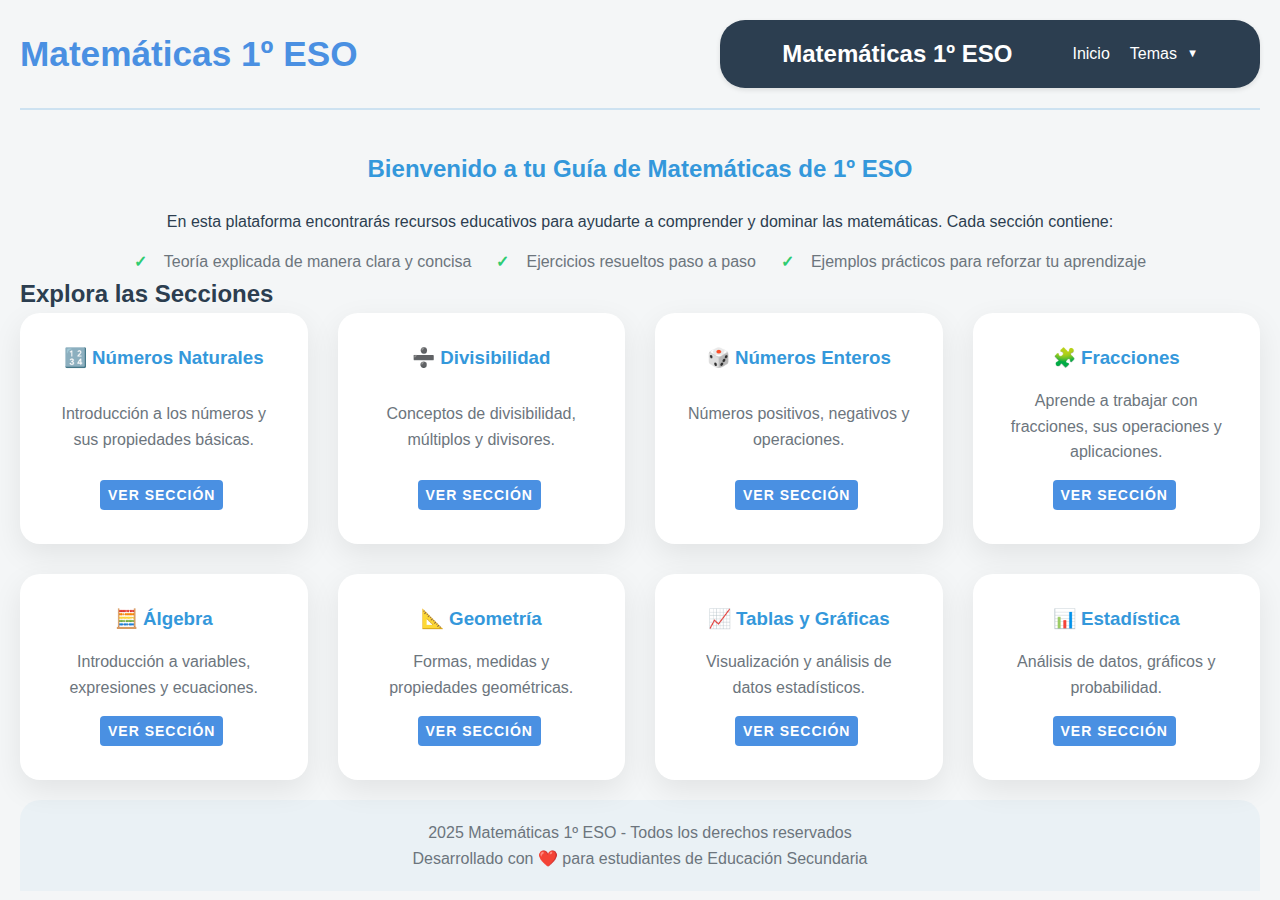
<file: index.html>
<!DOCTYPE html>
<html lang="es">
<head>
    <meta charset="UTF-8">
    <meta name="viewport" content="width=device-width, initial-scale=1.0">
    <title>Matemáticas 1º ESO - Teoría y Ejercicios</title>
    <link rel="stylesheet" href="css/styles.css">
    <script src="js/main.js" defer></script>
    <meta name="description" content="Recursos educativos de matemáticas para 1º ESO">
    <meta name="keywords" content="matemáticas, ESO, educación, ejercicios, teoría">
    <link rel="icon" href="data:image/svg+xml,<svg xmlns=%22http://www.w3.org/2000/svg%22 viewBox=%220 0 100 100%22><text y=%22.9em%22 font-size=%2290%22>📐</text></svg>">
</head>
<body>
    <header>
        <div class="logo-titulo">
            <h1>Matemáticas 1º ESO</h1>
        </div>
        <nav class="navbar" aria-label="Navegación principal">
            <a href="index.html" class="navbar-logo">Matemáticas 1º ESO&nbsp;&nbsp;&nbsp;&nbsp;&nbsp;&nbsp;&nbsp;&nbsp;&nbsp;</a>
            <div class="navbar-menu">
                <a href="index.html" class="navbar-item">Inicio</a>
                <div class="dropdown">
                    <a href="#" class="navbar-item dropdown-btn">Temas</a>
                    <div class="dropdown-content">
                        <a href="./paginas/numeros-naturales.html">Números Naturales</a>
                        <a href="./paginas/divisibilidad.html">Divisibilidad</a>
                        <a href="./paginas/numeros-enteros.html">Números Enteros</a>
                        <a href="./paginas/fracciones.html">Fracciones</a>
                        <a href="./paginas/algebra.html">Álgebra</a>
                        <a href="./paginas/geometria.html">Geometría</a>
                        <a href="./paginas/tablas-graficas.html">Tablas y Gráficas</a>
                        <a href="./paginas/estadistica.html">Estadística</a>
                    </div>
                </div>
            </div>
        </nav>
    </header>

    <main>
        <section id="presentacion">
            <h2>Bienvenido a tu Guía de Matemáticas de 1º ESO</h2>
            <div class="teoria">
                <p>En esta plataforma encontrarás recursos educativos para ayudarte a comprender y dominar las matemáticas. Cada sección contiene:</p>
                <ul>
                    <li>Teoría explicada de manera clara y concisa</li>
                    <li>Ejercicios resueltos paso a paso</li>
                    <li>Ejemplos prácticos para reforzar tu aprendizaje</li>
                </ul>
            </div>
        </section>

        <section id="secciones">
            <h2>Explora las Secciones</h2>
            <div class="tarjetas-secciones">
                <div class="tarjeta">
                    <h3>🔢 Números Naturales</h3>
                    <p>Introducción a los números y sus propiedades básicas.</p>
                    <a href="./paginas/numeros-naturales.html" class="btn">Ver Sección</a>
                </div>
                <div class="tarjeta">
                    <h3>➗ Divisibilidad</h3>
                    <p>Conceptos de divisibilidad, múltiplos y divisores.</p>
                    <a href="./paginas/divisibilidad.html" class="btn">Ver Sección</a>
                </div>
                <div class="tarjeta">
                    <h3>🎲 Números Enteros</h3>
                    <p>Números positivos, negativos y operaciones.</p>
                    <a href="./paginas/numeros-enteros.html" class="btn">Ver Sección</a>
                </div>
                <div class="tarjeta">
                    <h3>🧩 Fracciones</h3>
                    <p>Aprende a trabajar con fracciones, sus operaciones y aplicaciones.</p>
                    <a href="./paginas/fracciones.html" class="btn">Ver Sección</a>
                </div>
                <div class="tarjeta">
                    <h3>🧮 Álgebra</h3>
                    <p>Introducción a variables, expresiones y ecuaciones.</p>
                    <a href="./paginas/algebra.html" class="btn">Ver Sección</a>
                </div>
                <div class="tarjeta">
                    <h3>📐 Geometría</h3>
                    <p>Formas, medidas y propiedades geométricas.</p>
                    <a href="./paginas/geometria.html" class="btn">Ver Sección</a>
                </div>
                <div class="tarjeta">
                    <h3>📈 Tablas y Gráficas</h3>
                    <p>Visualización y análisis de datos estadísticos.</p>
                    <a href="./paginas/tablas-graficas.html" class="btn">Ver Sección</a>
                </div>
                <div class="tarjeta">
                    <h3>📊 Estadística</h3>
                    <p>Análisis de datos, gráficos y probabilidad.</p>
                    <a href="./paginas/estadistica.html" class="btn">Ver Sección</a>
                </div>
            </div>
        </section>
    </main>

    <footer>
        <p> 2025 Matemáticas 1º ESO - Todos los derechos reservados</p>
        <p>Desarrollado con ❤️ para estudiantes de Educación Secundaria</p>
    </footer>
</body>
</html>
</file>
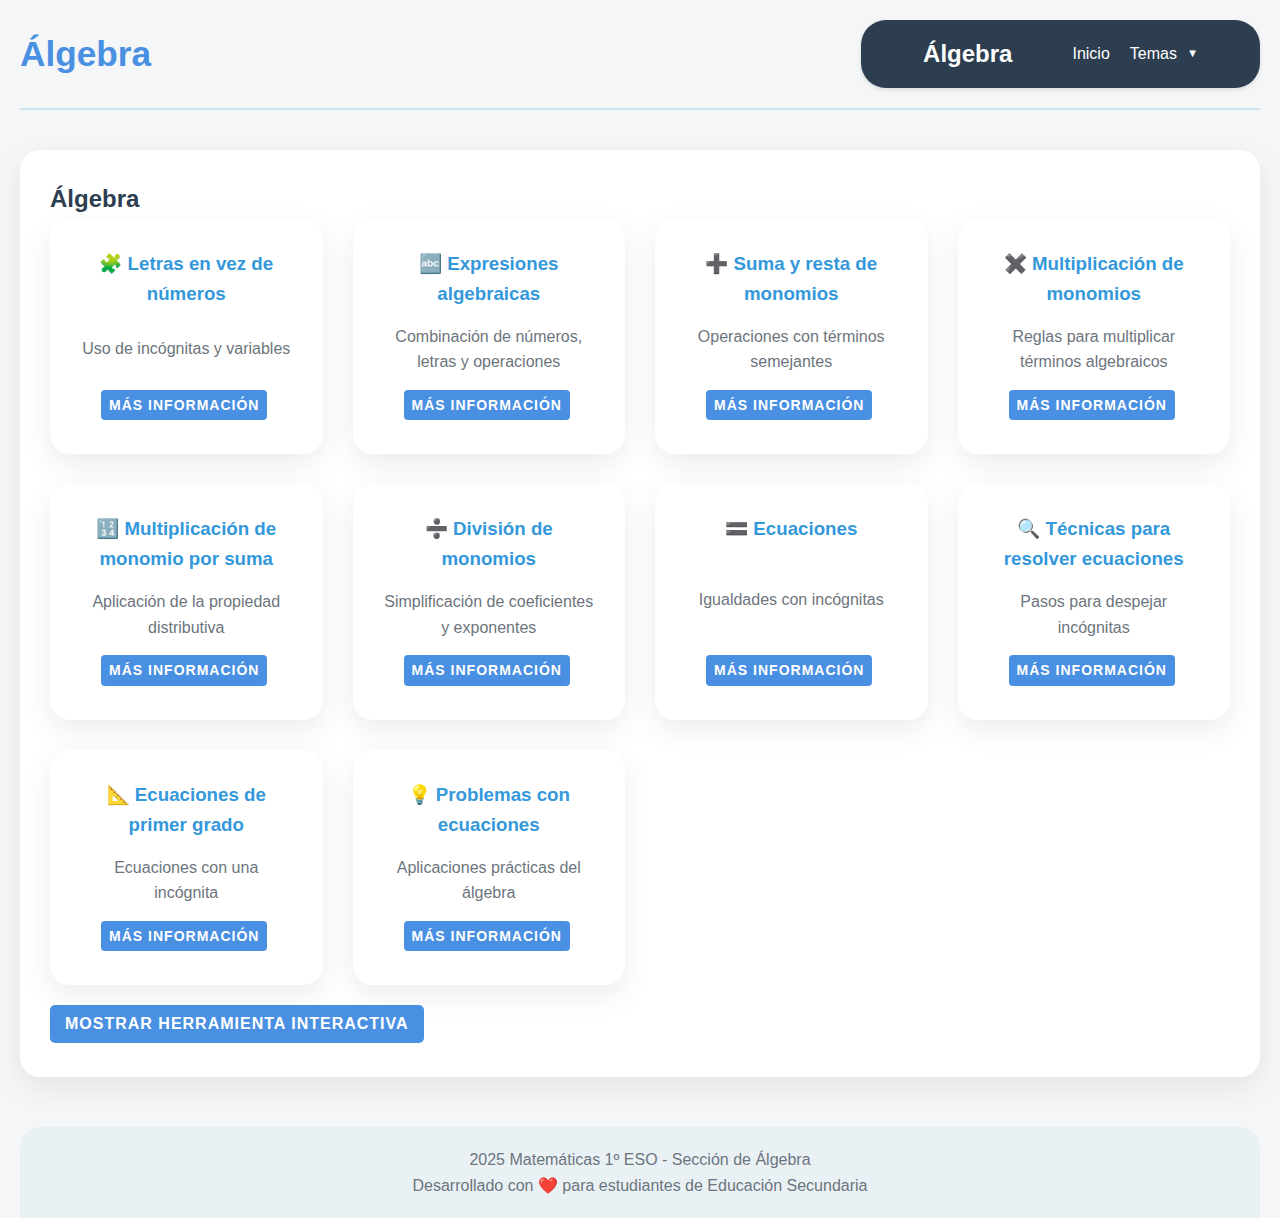
<file: paginas/algebra.html>
<!DOCTYPE html>
<html lang="es">
<head>
    <meta charset="UTF-8">
    <meta name="viewport" content="width=device-width, initial-scale=1.0">
    <title>Álgebra - Matemáticas 1º ESO</title>
    <link rel="stylesheet" href="../css/styles.css">
    <script src="../js/main.js" defer></script>
    <meta name="description" content="Teoría y conceptos de álgebra para 1º ESO">
    <meta name="keywords" content="matemáticas, álgebra, expresiones algebraicas, ecuaciones">
    <link rel="icon" href="data:image/svg+xml,<svg xmlns=%22http://www.w3.org/2000/svg%22 viewBox=%220 0 100 100%22><text y=%22.9em%22 font-size=%2290%22>🔢</text></svg>">
</head>
<body>
    <header>
        <div class="logo-titulo">
            <h1>Álgebra</h1>
        </div>
        <nav class="navbar">
            <a href="../index.html" class="navbar-logo">Álgebra&nbsp;&nbsp;&nbsp;&nbsp;&nbsp;&nbsp;&nbsp;&nbsp;&nbsp;</a>
            <div class="navbar-menu">
                <a href="../index.html" class="navbar-item">Inicio</a>
                <div class="dropdown">
                    <a href="#" class="navbar-item dropdown-btn">Temas</a>
                    <div class="dropdown-content">
                        <a href="numeros-naturales.html">Números Naturales</a>
                        <a href="divisibilidad.html">Divisibilidad</a>
                        <a href="numeros-enteros.html">Números Enteros</a>
                        <a href="fracciones.html">Fracciones</a>
                        <a href="algebra.html" class="active">Álgebra</a>
                        <a href="../paginas/geometria.html">Geometría</a>
                        <a href="../paginas/tablas-graficas.html">Tablas y Gráficas</a>
                        <a href="../paginas/estadistica.html">Estadística</a>
                    </div>
                </div>
            </div>
        </nav>
    </header>

    <main>
        <section id="teoria-numeros" class="seccion-contenedor">
            <h2>Álgebra</h2>
            
            <div class="tarjetas-secciones">
                <div class="tarjeta" data-modal="letras-numeros">
                    <h3>🧩 Letras en vez de números</h3>
                    <p>Uso de incógnitas y variables</p>
                    <a href="#" class="btn btn-mas-informacion abrir-modal">Más Información</a>
                </div>
                <div class="tarjeta" data-modal="expresiones-algebraicas">
                    <h3>🔤 Expresiones algebraicas</h3>
                    <p>Combinación de números, letras y operaciones</p>
                    <a href="#" class="btn btn-mas-informacion abrir-modal">Más Información</a>
                </div>
                <div class="tarjeta" data-modal="suma-resta-monomios">
                    <h3>➕ Suma y resta de monomios</h3>
                    <p>Operaciones con términos semejantes</p>
                    <a href="#" class="btn btn-mas-informacion abrir-modal">Más Información</a>
                </div>
                <div class="tarjeta" data-modal="multiplicacion-monomios">
                    <h3>✖️ Multiplicación de monomios</h3>
                    <p>Reglas para multiplicar términos algebraicos</p>
                    <a href="#" class="btn btn-mas-informacion abrir-modal">Más Información</a>
                </div>
                <div class="tarjeta" data-modal="multiplicacion-monomio-suma">
                    <h3>🔢 Multiplicación de monomio por suma</h3>
                    <p>Aplicación de la propiedad distributiva</p>
                    <a href="#" class="btn btn-mas-informacion abrir-modal">Más Información</a>
                </div>
                <div class="tarjeta" data-modal="division-monomios">
                    <h3>➗ División de monomios</h3>
                    <p>Simplificación de coeficientes y exponentes</p>
                    <a href="#" class="btn btn-mas-informacion abrir-modal">Más Información</a>
                </div>
                <div class="tarjeta" data-modal="ecuaciones">
                    <h3>🟰 Ecuaciones</h3>
                    <p>Igualdades con incógnitas</p>
                    <a href="#" class="btn btn-mas-informacion abrir-modal">Más Información</a>
                </div>
                <div class="tarjeta" data-modal="tecnicas-ecuaciones">
                    <h3>🔍 Técnicas para resolver ecuaciones</h3>
                    <p>Pasos para despejar incógnitas</p>
                    <a href="#" class="btn btn-mas-informacion abrir-modal">Más Información</a>
                </div>
                <div class="tarjeta" data-modal="ecuaciones-primer-grado">
                    <h3>📐 Ecuaciones de primer grado</h3>
                    <p>Ecuaciones con una incógnita</p>
                    <a href="#" class="btn btn-mas-informacion abrir-modal">Más Información</a>
                </div>
                <div class="tarjeta" data-modal="problemas-ecuaciones">
                    <h3>💡 Problemas con ecuaciones</h3>
                    <p>Aplicaciones prácticas del álgebra</p>
                    <a href="#" class="btn btn-mas-informacion abrir-modal">Más Información</a>
                </div>
            </div>
        </section>

        <section id="herramientas-interactivas" class="seccion-contenedor">
            <h2>Herramientas Interactivas</h2>
            <div class="herramientas">
                <div class="herramienta">
                    <h3>Calculadora de Ecuaciones</h3>
                    <div class="calculadora">
                        <input type="text" id="ecuacion" placeholder="Ejemplo: 2x + 5 = 15">
                        <button onclick="resolverEcuacion()">Resolver</button>
                        <p id="resultado">Resultado: </p>
                    </div>
                </div>
                <div class="herramienta">
                    <h3>Quiz de Álgebra</h3>
                    <div class="quiz">
                        <p id="pregunta-quiz">¿Cuál es el valor de x en la ecuación 3x - 4 = 8?</p>
                        <div class="opciones-quiz">
                            <button onclick="verificarRespuesta(2)">2</button>
                            <button onclick="verificarRespuesta(4)">4</button>
                            <button onclick="verificarRespuesta(6)">6</button>
                            <button onclick="verificarRespuesta(12)">12</button>
                        </div>
                        <p id="resultado-quiz"></p>
                    </div>
                </div>
            </div>
        </section>
    </main>

    <!-- Modales -->
    <div id="modal-letras-numeros" class="modal-overlay">
        <div class="modal-contenido"></div>
    </div>
    <div id="modal-expresiones-algebraicas" class="modal-overlay">
        <div class="modal-contenido"></div>
    </div>
    <div id="modal-suma-resta-monomios" class="modal-overlay">
        <div class="modal-contenido"></div>
    </div>
    <div id="modal-multiplicacion-monomios" class="modal-overlay">
        <div class="modal-contenido"></div>
    </div>
    <div id="modal-multiplicacion-monomio-suma" class="modal-overlay">
        <div class="modal-contenido"></div>
    </div>
    <div id="modal-division-monomios" class="modal-overlay">
        <div class="modal-contenido"></div>
    </div>
    <div id="modal-ecuaciones" class="modal-overlay">
        <div class="modal-contenido"></div>
    </div>
    <div id="modal-tecnicas-ecuaciones" class="modal-overlay">
        <div class="modal-contenido"></div>
    </div>
    <div id="modal-ecuaciones-primer-grado" class="modal-overlay">
        <div class="modal-contenido"></div>
    </div>
    <div id="modal-problemas-ecuaciones" class="modal-overlay">
        <div class="modal-contenido"></div>
    </div>

    <footer>
        <p> 2025 Matemáticas 1º ESO - Sección de Álgebra</p>
        <p>Desarrollado con ❤️ para estudiantes de Educación Secundaria</p>
    </footer>

    <script src="../js/main.js"></script>
    <script src="../js/modales-algebra.js"></script>
</body>
</html>
</file>
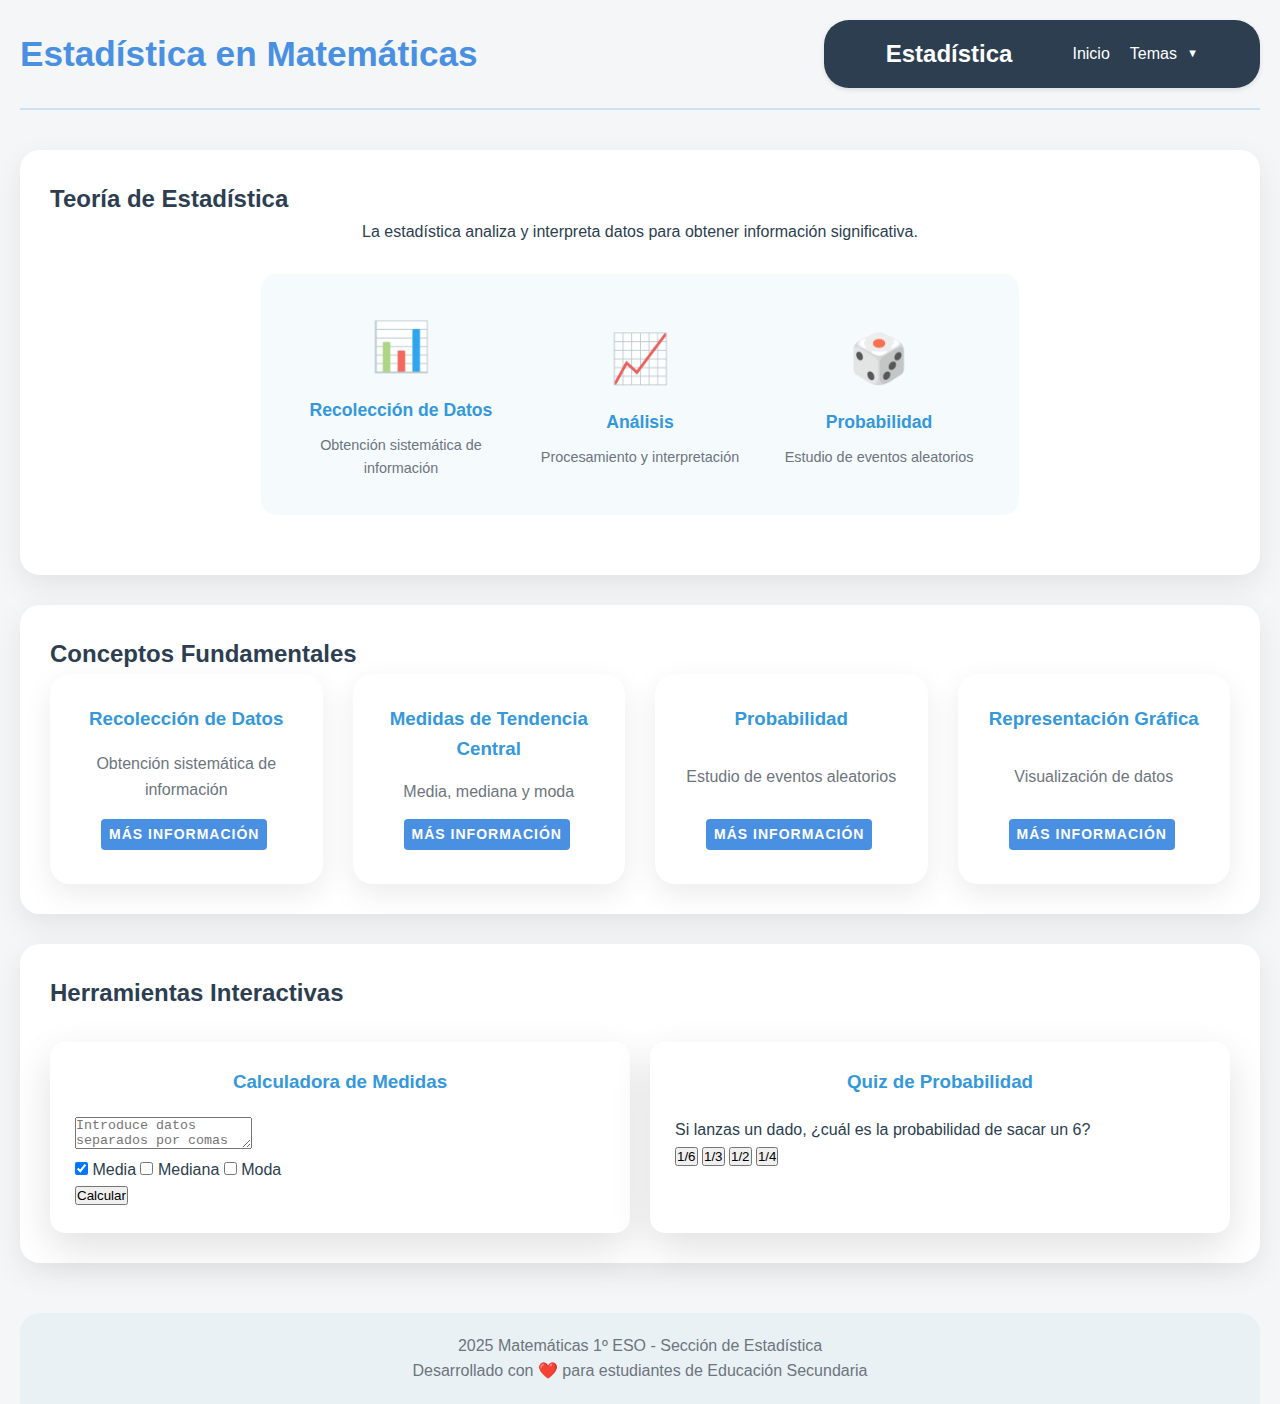
<file: paginas/estadistica.html>
<!DOCTYPE html>
<html lang="es">
<head>
    <meta charset="UTF-8">
    <meta name="viewport" content="width=device-width, initial-scale=1.0">
    <title>Estadística - Matemáticas 1º ESO</title>
    <link rel="stylesheet" href="../css/styles.css">
    <script src="../js/main.js" defer></script>
    <meta name="description" content="Teoría y conceptos de estadística para 1º ESO">
    <meta name="keywords" content="matemáticas, estadística, ESO, datos, probabilidad">
    <link rel="icon" href="data:image/svg+xml,<svg xmlns=%22http://www.w3.org/2000/svg%22 viewBox=%220 0 100 100%22><text y=%22.9em%22 font-size=%2290%22>📊</text></svg>">
</head>
<body>
    <header>
        <div class="logo-titulo">
            <h1>Estadística en Matemáticas</h1>
        </div>
        <nav class="navbar">
            <a href="../index.html" class="navbar-logo">Estadística&nbsp;&nbsp;&nbsp;&nbsp;&nbsp;&nbsp;&nbsp;&nbsp;&nbsp;</a>
            <div class="navbar-menu">
                <a href="../index.html" class="navbar-item">Inicio</a>
                <div class="dropdown">
                    <a href="#" class="navbar-item dropdown-btn">Temas</a>
                    <div class="dropdown-content">
                        <a href="numeros-naturales.html">Números Naturales</a>
                        <a href="divisibilidad.html">Divisibilidad</a>
                        <a href="numeros-enteros.html">Números Enteros</a>
                        <a href="fracciones.html">Fracciones</a>
                        <a href="algebra.html">Álgebra</a>
                        <a href="geometria.html">Geometría</a>
                        <a href="tablas-graficas.html">Tablas y Gráficas</a>
                        <a href="estadistica.html" class="active">Estadística</a>
                    </div>
                </div>
            </div>
        </nav>
    </header>

    <main>
        <section id="teoria-estadistica" class="seccion-contenedor">
            <h2>Teoría de Estadística</h2>
            <div class="teoria">
                <p>La estadística analiza y interpreta datos para obtener información significativa.</p>
                <div class="timeline-numeros">
                    <div class="timeline-item">
                        <span class="timeline-marker">📊</span>
                        <h3>Recolección de Datos</h3>
                        <p>Obtención sistemática de información</p>
                    </div>
                    <div class="timeline-item">
                        <span class="timeline-marker">📈</span>
                        <h3>Análisis</h3>
                        <p>Procesamiento y interpretación</p>
                    </div>
                    <div class="timeline-item">
                        <span class="timeline-marker">🎲</span>
                        <h3>Probabilidad</h3>
                        <p>Estudio de eventos aleatorios</p>
                    </div>
                </div>
            </div>
        </section>

        <section id="tipos-estadistica" class="seccion-contenedor">
            <h2>Conceptos Fundamentales</h2>
            <div class="tarjetas-secciones">
                <div class="tarjeta">
                    <h3>Recolección de Datos</h3>
                    <p>Obtención sistemática de información</p>
                    <a href="#" class="btn btn-mas-informacion">Más Información</a>
                </div>
                <div class="tarjeta">
                    <h3>Medidas de Tendencia Central</h3>
                    <p>Media, mediana y moda</p>
                    <a href="#" class="btn btn-mas-informacion">Más Información</a>
                </div>
                <div class="tarjeta">
                    <h3>Probabilidad</h3>
                    <p>Estudio de eventos aleatorios</p>
                    <a href="#" class="btn btn-mas-informacion">Más Información</a>
                </div>
                <div class="tarjeta">
                    <h3>Representación Gráfica</h3>
                    <p>Visualización de datos</p>
                    <a href="#" class="btn btn-mas-informacion">Más Información</a>
                </div>
            </div>
        </section>

        <section id="herramientas-interactivas" class="seccion-contenedor">
            <h2>Herramientas Interactivas</h2>
            <div class="herramientas">
                <div class="herramienta">
                    <h3>Calculadora de Medidas</h3>
                    <div class="calculadora">
                        <textarea id="datos-entrada" placeholder="Introduce datos separados por comas&#10;Ejemplo: 2, 4, 6, 8, 10"></textarea>
                        <div class="opciones-medidas">
                            <label>
                                <input type="checkbox" id="media" checked> Media
                            </label>
                            <label>
                                <input type="checkbox" id="mediana"> Mediana
                            </label>
                            <label>
                                <input type="checkbox" id="moda"> Moda
                            </label>
                        </div>
                        <button onclick="calcularMedidas()">Calcular</button>
                        <div id="resultado-medidas">
                            <p id="resultado-media"></p>
                            <p id="resultado-mediana"></p>
                            <p id="resultado-moda"></p>
                        </div>
                    </div>
                </div>
                <div class="herramienta">
                    <h3>Quiz de Probabilidad</h3>
                    <div class="quiz">
                        <p id="pregunta-quiz">Si lanzas un dado, ¿cuál es la probabilidad de sacar un 6?</p>
                        <div class="opciones-quiz">
                            <button onclick="verificarRespuesta(1/6)">1/6</button>
                            <button onclick="verificarRespuesta(1/3)">1/3</button>
                            <button onclick="verificarRespuesta(1/2)">1/2</button>
                            <button onclick="verificarRespuesta(1/4)">1/4</button>
                        </div>
                        <p id="resultado-quiz"></p>
                    </div>
                </div>
            </div>
        </section>
    </main>

    <footer>
        <p> 2025 Matemáticas 1º ESO - Sección de Estadística</p>
        <p>Desarrollado con ❤️ para estudiantes de Educación Secundaria</p>
    </footer>

    <script>
        function calcularMedidas() {
            const datosEntrada = document.getElementById('datos-entrada').value;
            const datos = datosEntrada.split(',').map(d => parseFloat(d.trim())).filter(d => !isNaN(d));
            
            const resultadoMedia = document.getElementById('resultado-media');
            const resultadoMediana = document.getElementById('resultado-mediana');
            const resultadoModa = document.getElementById('resultado-moda');

            if (datos.length === 0) {
                resultadoMedia.textContent = 'Introduce datos válidos';
                return;
            }

            // Media
            if (document.getElementById('media').checked) {
                const media = datos.reduce((a, b) => a + b, 0) / datos.length;
                resultadoMedia.textContent = `Media: ${media.toFixed(2)}`;
            } else {
                resultadoMedia.textContent = '';
            }

            // Mediana
            if (document.getElementById('mediana').checked) {
                const datosSorted = datos.sort((a, b) => a - b);
                const mitad = Math.floor(datosSorted.length / 2);
                const mediana = datosSorted.length % 2 
                    ? datosSorted[mitad] 
                    : (datosSorted[mitad - 1] + datosSorted[mitad]) / 2;
                resultadoMediana.textContent = `Mediana: ${mediana.toFixed(2)}`;
            } else {
                resultadoMediana.textContent = '';
            }

            // Moda
            if (document.getElementById('moda').checked) {
                const frecuencias = {};
                datos.forEach(d => {
                    frecuencias[d] = (frecuencias[d] || 0) + 1;
                });
                const moda = Object.entries(frecuencias).reduce((a, b) => b[1] > a[1] ? b : a)[0];
                resultadoModa.textContent = `Moda: ${moda}`;
            } else {
                resultadoModa.textContent = '';
            }
        }

        function verificarRespuesta(respuesta) {
            const resultadoQuiz = document.getElementById('resultado-quiz');
            const respuestaCorrecta = 1/6;

            if (respuesta === respuestaCorrecta) {
                resultadoQuiz.textContent = '¡Correcto! ';
                resultadoQuiz.style.color = 'green';
            } else {
                resultadoQuiz.textContent = 'Incorrecto. Inténtalo de nuevo. ';
                resultadoQuiz.style.color = 'red';
            }
        }
    </script>
</body>
</html>
</file>
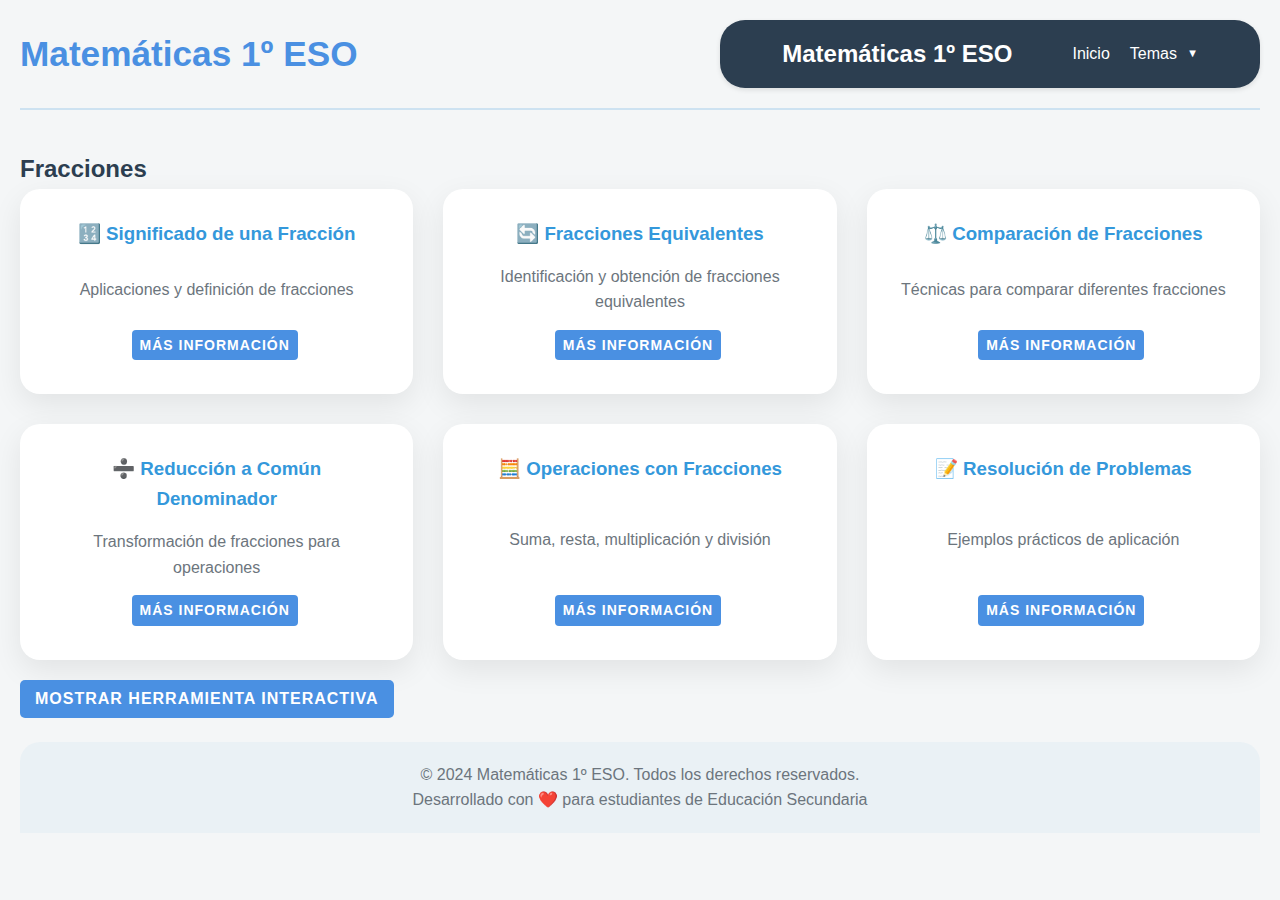
<file: paginas/fracciones.html>
<!DOCTYPE html>
<html lang="es">
<head>
    <meta charset="UTF-8">
    <meta name="viewport" content="width=device-width, initial-scale=1.0">
    <title>Fracciones - Matemáticas 1º ESO</title>
    <link rel="stylesheet" href="../css/styles.css">
    <script src="../js/main.js" defer></script>
    <link rel="icon" href="data:image/svg+xml,<svg xmlns=%22http://www.w3.org/2000/svg%22 viewBox=%220 0 100 100%22><text y=%22.9em%22 font-size=%2290%22>➗</text></svg>">
</head>
<body>
    <header>
        <div class="logo-titulo">
            <h1>Matemáticas 1º ESO</h1>
        </div>
        <nav class="navbar" aria-label="Navegación principal">
            <a href="../index.html" class="navbar-logo">Matemáticas 1º ESO&nbsp;&nbsp;&nbsp;&nbsp;&nbsp;&nbsp;&nbsp;&nbsp;&nbsp;</a>
            <div class="navbar-menu">
                <a href="../index.html" class="navbar-item">Inicio</a>
                <div class="dropdown">
                    <a href="#" class="navbar-item dropdown-btn">Temas</a>
                    <div class="dropdown-content">
                        <a href="numeros-naturales.html">Números Naturales</a>
                        <a href="divisibilidad.html">Divisibilidad</a>
                        <a href="numeros-enteros.html">Números Enteros</a>
                        <a href="fracciones.html">Fracciones</a>
                        <a href="algebra.html">Álgebra</a>
                        <a href="geometria.html">Geometría</a>
                        <a href="tablas-graficas.html">Tablas y Gráficas</a>
                        <a href="estadistica.html">Estadística</a>
                    </div>
                </div>
            </div>
        </nav>
    </header>

    <main>
        <section id="teoria-fracciones">
            <h2>Fracciones</h2>
            
            <div class="tarjetas-teoria">
                <div class="tarjeta" data-modal="significado-fraccion">
                    <h3>🔢 Significado de una Fracción</h3>
                    <p>Aplicaciones y definición de fracciones</p>
                    <a href="#" class="btn abrir-modal btn-mas-informacion">Más Información</a>
                </div>

                <div class="tarjeta" data-modal="fracciones-equivalentes">
                    <h3>🔄 Fracciones Equivalentes</h3>
                    <p>Identificación y obtención de fracciones equivalentes</p>
                    <a href="#" class="btn abrir-modal btn-mas-informacion">Más Información</a>
                </div>

                <div class="tarjeta" data-modal="comparacion-fracciones">
                    <h3>⚖️ Comparación de Fracciones</h3>
                    <p>Técnicas para comparar diferentes fracciones</p>
                    <a href="#" class="btn abrir-modal btn-mas-informacion">Más Información</a>
                </div>

                <div class="tarjeta" data-modal="comun-denominador">
                    <h3>➗ Reducción a Común Denominador</h3>
                    <p>Transformación de fracciones para operaciones</p>
                    <a href="#" class="btn abrir-modal btn-mas-informacion">Más Información</a>
                </div>

                <div class="tarjeta" data-modal="operaciones-fracciones">
                    <h3>🧮 Operaciones con Fracciones</h3>
                    <p>Suma, resta, multiplicación y división</p>
                    <a href="#" class="btn abrir-modal btn-mas-informacion">Más Información</a>
                </div>

                <div class="tarjeta" data-modal="problemas-fracciones">
                    <h3>📝 Resolución de Problemas</h3>
                    <p>Ejemplos prácticos de aplicación</p>
                    <a href="#" class="btn abrir-modal btn-mas-informacion">Más Información</a>
                </div>
            </div>
        </section>

        <section id="herramientas-interactivas">
            <h2>🛠️ Herramientas Interactivas</h2>
            <div class="herramientas-container">
                <a href="herramienta-fracciones.html" class="btn">Practicar Fracciones</a>
            </div>
        </section>
    </main>

    <footer>
        <p>&copy; 2024 Matemáticas 1º ESO. Todos los derechos reservados.</p>
        <p>Desarrollado con ❤️ para estudiantes de Educación Secundaria</p>
    </footer>

    <!-- Modales -->
    <div id="modal-significado-fraccion" class="modal-overlay">
        <div class="modal-contenido"></div>
    </div>
    <div id="modal-fracciones-equivalentes" class="modal-overlay">
        <div class="modal-contenido"></div>
    </div>
    <div id="modal-comparacion-fracciones" class="modal-overlay">
        <div class="modal-contenido"></div>
    </div>
    <div id="modal-comun-denominador" class="modal-overlay">
        <div class="modal-contenido"></div>
    </div>
    <div id="modal-operaciones-fracciones" class="modal-overlay">
        <div class="modal-contenido"></div>
    </div>
    <div id="modal-problemas-fracciones" class="modal-overlay">
        <div class="modal-contenido"></div>
    </div>

    <script src="../js/modales-fracciones.js"></script>
</body>
</html>
</file>
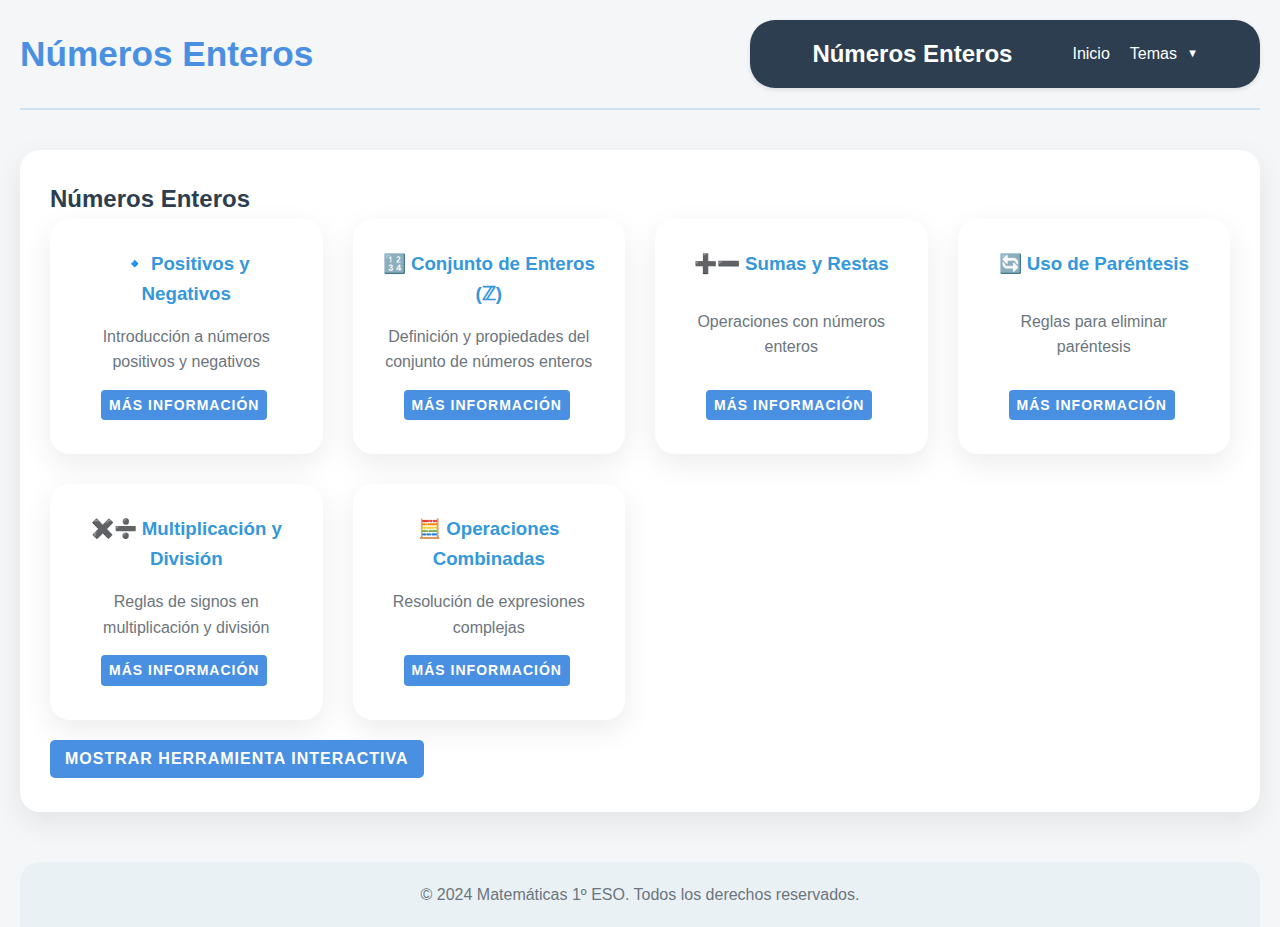
<file: paginas/herramienta-numeros-enteros.html>
<!DOCTYPE html>
<html lang="es">
<head>
    <meta charset="UTF-8">
    <meta name="viewport" content="width=device-width, initial-scale=1.0">
    <title>Números Enteros - Matemáticas 1º ESO</title>
    <link rel="stylesheet" href="../css/styles.css">
    <link rel="icon" type="image/svg+xml" href="../img/favicon.svg">
    <link rel="alternate icon" href="../img/favicon.ico">
</head>
<body>
    <header>
        <div class="logo-titulo">
            <h1>Números Enteros</h1>
        </div>
        <nav class="navbar">
            <a href="../index.html" class="navbar-logo">Números Enteros&nbsp;&nbsp;&nbsp;&nbsp;&nbsp;&nbsp;&nbsp;&nbsp;&nbsp;</a>
            <div class="navbar-menu">
                <a href="../index.html" class="navbar-item">Inicio</a>
                <div class="dropdown">
                    <a href="#" class="navbar-item dropdown-btn">Temas</a>
                    <div class="dropdown-content">
                        <a href="numeros-naturales.html">Números Naturales</a>
                        <a href="divisibilidad.html">Divisibilidad</a>
                        <a href="numeros-enteros.html" class="active">Números Enteros</a>
                        <a href="fracciones.html">Fracciones</a>
                        <a href="algebra.html">Álgebra</a>
                        <a href="geometria.html">Geometría</a>
                        <a href="tablas-graficas.html">Tablas y Gráficas</a>
                        <a href="estadistica.html">Estadística</a>
                    </div>
                </div>
            </div>
        </nav>
    </header>

    <main>
        <section id="teoria-numeros" class="seccion-contenedor">
            <h2>Números Enteros</h2>
            
            <div class="tarjetas-secciones">
                <div class="tarjeta" data-modal="positivos-negativos">
                    <h3>🔹 Positivos y Negativos</h3>
                    <p>Introducción a números positivos y negativos</p>
                    <a href="#" class="btn btn-mas-informacion abrir-modal">Más Información</a>
                </div>
                <div class="tarjeta" data-modal="conjunto-enteros">
                    <h3>🔢 Conjunto de Enteros (ℤ)</h3>
                    <p>Definición y propiedades del conjunto de números enteros</p>
                    <a href="#" class="btn btn-mas-informacion abrir-modal">Más Información</a>
                </div>
                <div class="tarjeta" data-modal="sumas-restas">
                    <h3>➕➖ Sumas y Restas</h3>
                    <p>Operaciones con números enteros</p>
                    <a href="#" class="btn btn-mas-informacion abrir-modal">Más Información</a>
                </div>
                <div class="tarjeta" data-modal="parentesis">
                    <h3>🔄 Uso de Paréntesis</h3>
                    <p>Reglas para eliminar paréntesis</p>
                    <a href="#" class="btn btn-mas-informacion abrir-modal">Más Información</a>
                </div>
                <div class="tarjeta" data-modal="multiplicacion-division">
                    <h3>✖️➗ Multiplicación y División</h3>
                    <p>Reglas de signos en multiplicación y división</p>
                    <a href="#" class="btn btn-mas-informacion abrir-modal">Más Información</a>
                </div>
                <div class="tarjeta" data-modal="operaciones-combinadas">
                    <h3>🧮 Operaciones Combinadas</h3>
                    <p>Resolución de expresiones complejas</p>
                    <a href="#" class="btn btn-mas-informacion abrir-modal">Más Información</a>
                </div>
            </div>
        </section>

        <section id="herramientas-interactivas" class="seccion-contenedor">
            <h2>Herramientas Interactivas</h2>
            <div class="herramientas">
                <div class="herramienta">
                    <h3>Calculadora de Números Enteros</h3>
                    <div class="herramienta-contenedor">
                        <div class="configuracion-ejercicio">
                            <h4>Configurar Ejercicio</h4>
                            <div class="opciones-ejercicio">
                                <div class="selector-operacion">
                                    <label for="operacion">Operación:</label>
                                    <select id="operacion">
                                        <option value="suma">Suma</option>
                                        <option value="resta">Resta</option>
                                        <option value="multiplicacion">Multiplicación</option>
                                        <option value="division">División</option>
                                    </select>
                                </div>
                                <div class="selector-dificultad">
                                    <label for="dificultad">Dificultad:</label>
                                    <select id="dificultad">
                                        <option value="facil">Fácil</option>
                                        <option value="medio">Medio</option>
                                        <option value="dificil">Difícil</option>
                                    </select>
                                </div>
                                <button id="generar-ejercicio" class="btn">Generar Ejercicio</button>
                            </div>
                        </div>

                        <div class="ejercicio-actual">
                            <h4>Ejercicio</h4>
                            <div id="problema-matematico" class="problema-matematico">
                                <span id="numero1">0</span>
                                <span id="operador1">+</span>
                                <span id="numero2">0</span>
                                <span>=</span>
                                <input type="text" id="respuesta-usuario" placeholder="Tu respuesta">
                            </div>
                            <div class="controles-ejercicio">
                                <button id="comprobar-respuesta" class="btn btn-primario">Comprobar</button>
                                <button id="mostrar-solucion" class="btn btn-secundario">Mostrar Solución</button>
                            </div>
                        </div>

                        <div class="resultado-ejercicio">
                            <h4>Resultado</h4>
                            <p id="mensaje-resultado"></p>
                            <div id="explicacion-solucion" class="explicacion-solucion"></div>
                        </div>
                    </div>
                </div>
            </div>
        </section>
    </main>

    <footer>
        <p>&copy; 2024 Matemáticas 1º ESO. Todos los derechos reservados.</p>
    </footer>

    <!-- Modales -->
    <div id="modal-positivos-negativos" class="modal-overlay">
        <div class="modal-contenido"></div>
    </div>
    <div id="modal-conjunto-enteros" class="modal-overlay">
        <div class="modal-contenido"></div>
    </div>
    <div id="modal-sumas-restas" class="modal-overlay">
        <div class="modal-contenido"></div>
    </div>
    <div id="modal-parentesis" class="modal-overlay">
        <div class="modal-contenido"></div>
    </div>
    <div id="modal-multiplicacion-division" class="modal-overlay">
        <div class="modal-contenido"></div>
    </div>
    <div id="modal-operaciones-combinadas" class="modal-overlay">
        <div class="modal-contenido"></div>
    </div>

    <script src="../js/modales-numerosenteros.js"></script>
    <script src="../js/herramienta-numeros-enteros.js"></script>
</body>
</html>
</file>
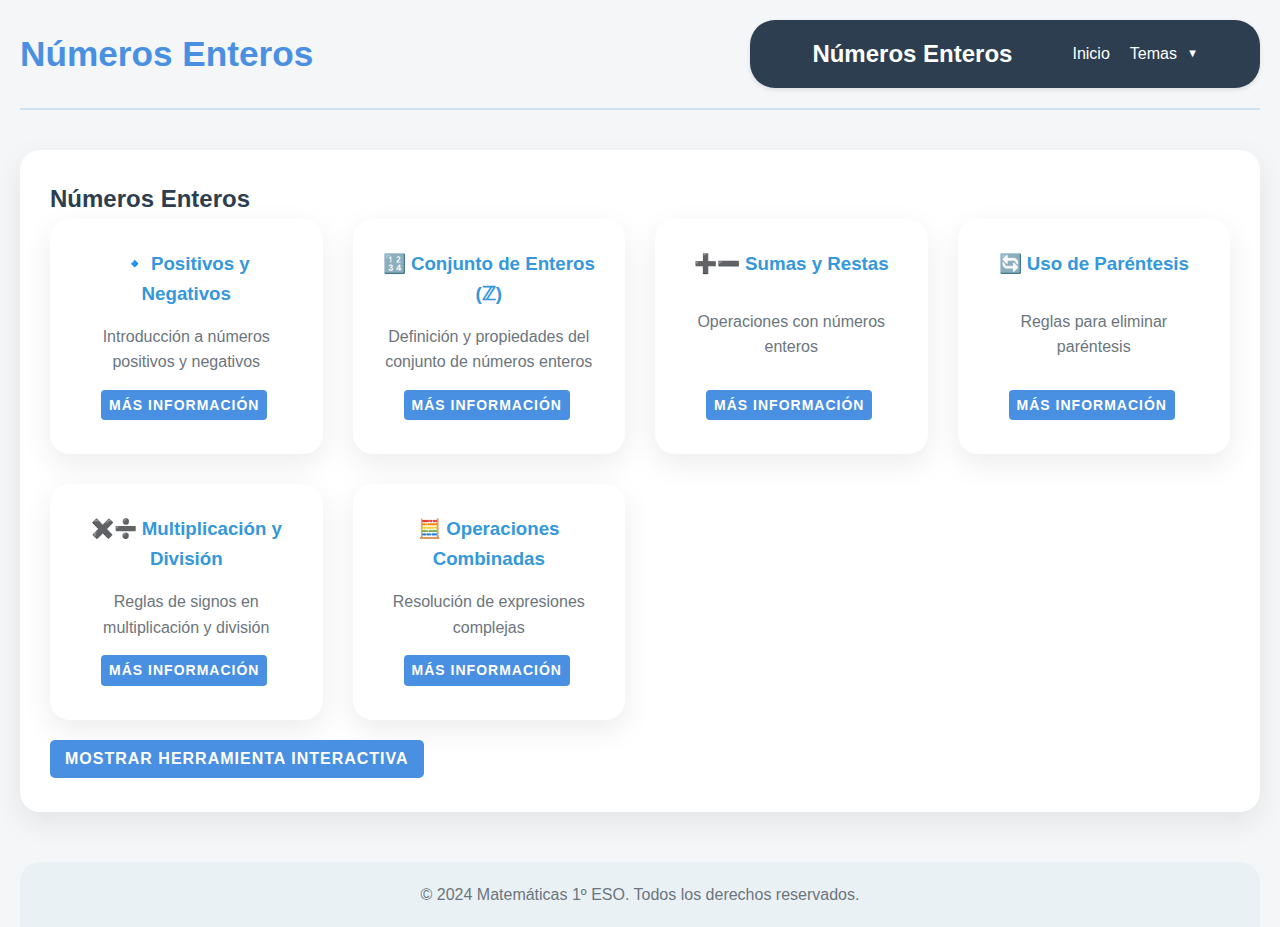
<file: paginas/numeros-enteros.html>
<!DOCTYPE html>
<html lang="es">
<head>
    <meta charset="UTF-8">
    <meta name="viewport" content="width=device-width, initial-scale=1.0">
    <title>Números Enteros - Matemáticas 1º ESO</title>
    <link rel="stylesheet" href="../css/styles.css">
    <link rel="icon" type="image/svg+xml" href="../img/favicon.svg">
    <link rel="alternate icon" href="../img/favicon.ico">
</head>
<body>
    <header>
        <div class="logo-titulo">
            <h1>Números Enteros</h1>
        </div>
        <nav class="navbar">
            <a href="../index.html" class="navbar-logo">Números Enteros&nbsp;&nbsp;&nbsp;&nbsp;&nbsp;&nbsp;&nbsp;&nbsp;&nbsp;</a>
            <div class="navbar-menu">
                <a href="../index.html" class="navbar-item">Inicio</a>
                <div class="dropdown">
                    <a href="#" class="navbar-item dropdown-btn">Temas</a>
                    <div class="dropdown-content">
                        <a href="numeros-naturales.html">Números Naturales</a>
                        <a href="divisibilidad.html">Divisibilidad</a>
                        <a href="numeros-enteros.html" class="active">Números Enteros</a>
                        <a href="fracciones.html">Fracciones</a>
                        <a href="algebra.html">Álgebra</a>
                        <a href="geometria.html">Geometría</a>
                        <a href="tablas-graficas.html">Tablas y Gráficas</a>
                        <a href="estadistica.html">Estadística</a>
                    </div>
                </div>
            </div>
        </nav>
    </header>

    <main>
        <section id="teoria-numeros" class="seccion-contenedor">
            <h2>Números Enteros</h2>
            
            <div class="tarjetas-secciones">
                <div class="tarjeta" data-modal="positivos-negativos">
                    <h3>🔹 Positivos y Negativos</h3>
                    <p>Introducción a números positivos y negativos</p>
                    <a href="#" class="btn btn-mas-informacion abrir-modal">Más Información</a>
                </div>
                <div class="tarjeta" data-modal="conjunto-enteros">
                    <h3>🔢 Conjunto de Enteros (ℤ)</h3>
                    <p>Definición y propiedades del conjunto de números enteros</p>
                    <a href="#" class="btn btn-mas-informacion abrir-modal">Más Información</a>
                </div>
                <div class="tarjeta" data-modal="sumas-restas">
                    <h3>➕➖ Sumas y Restas</h3>
                    <p>Operaciones con números enteros</p>
                    <a href="#" class="btn btn-mas-informacion abrir-modal">Más Información</a>
                </div>
                <div class="tarjeta" data-modal="parentesis">
                    <h3>🔄 Uso de Paréntesis</h3>
                    <p>Reglas para eliminar paréntesis</p>
                    <a href="#" class="btn btn-mas-informacion abrir-modal">Más Información</a>
                </div>
                <div class="tarjeta" data-modal="multiplicacion-division">
                    <h3>✖️➗ Multiplicación y División</h3>
                    <p>Reglas de signos en multiplicación y división</p>
                    <a href="#" class="btn btn-mas-informacion abrir-modal">Más Información</a>
                </div>
                <div class="tarjeta" data-modal="operaciones-combinadas">
                    <h3>🧮 Operaciones Combinadas</h3>
                    <p>Resolución de expresiones complejas</p>
                    <a href="#" class="btn btn-mas-informacion abrir-modal">Más Información</a>
                </div>
            </div>
        </section>

        <section id="herramientas-interactivas" class="seccion-contenedor">
            <h2>Herramientas Interactivas</h2>
            <div class="herramientas">
                <div class="herramienta">
                    <h3>Calculadora de Números Enteros</h3>
                    <div class="herramienta-contenedor">
                        <div class="configuracion-ejercicio">
                            <h4>Configurar Ejercicio</h4>
                            <div class="opciones-ejercicio">
                                <div class="selector-operacion">
                                    <label for="operacion">Operación:</label>
                                    <select id="operacion">
                                        <option value="suma">Suma</option>
                                        <option value="resta">Resta</option>
                                        <option value="multiplicacion">Multiplicación</option>
                                        <option value="division">División</option>
                                    </select>
                                </div>
                                <div class="selector-dificultad">
                                    <label for="dificultad">Dificultad:</label>
                                    <select id="dificultad">
                                        <option value="facil">Fácil</option>
                                        <option value="medio">Medio</option>
                                        <option value="dificil">Difícil</option>
                                    </select>
                                </div>
                                <button id="generar-ejercicio" class="btn">Generar Ejercicio</button>
                            </div>
                        </div>

                        <div class="ejercicio-actual">
                            <h4>Ejercicio</h4>
                            <div id="problema-matematico" class="problema-matematico">
                                <span id="numero1">0</span>
                                <span id="operador1">+</span>
                                <span id="numero2">0</span>
                                <span>=</span>
                                <input type="text" id="respuesta-usuario" placeholder="Tu respuesta">
                            </div>
                            <div class="controles-ejercicio">
                                <button id="comprobar-respuesta" class="btn btn-primario">Comprobar</button>
                                <button id="mostrar-solucion" class="btn btn-secundario">Mostrar Solución</button>
                            </div>
                        </div>

                        <div class="resultado-ejercicio">
                            <h4>Resultado</h4>
                            <p id="mensaje-resultado"></p>
                            <div id="explicacion-solucion" class="explicacion-solucion"></div>
                        </div>
                    </div>
                </div>
            </div>
        </section>
    </main>

    <footer>
        <p>&copy; 2024 Matemáticas 1º ESO. Todos los derechos reservados.</p>
    </footer>

    <!-- Modales -->
    <div id="modal-positivos-negativos" class="modal-overlay">
        <div class="modal-contenido"></div>
    </div>
    <div id="modal-conjunto-enteros" class="modal-overlay">
        <div class="modal-contenido"></div>
    </div>
    <div id="modal-sumas-restas" class="modal-overlay">
        <div class="modal-contenido"></div>
    </div>
    <div id="modal-parentesis" class="modal-overlay">
        <div class="modal-contenido"></div>
    </div>
    <div id="modal-multiplicacion-division" class="modal-overlay">
        <div class="modal-contenido"></div>
    </div>
    <div id="modal-operaciones-combinadas" class="modal-overlay">
        <div class="modal-contenido"></div>
    </div>

    <script src="../js/modales-numerosenteros.js"></script>
    <script src="../js/herramienta-numeros-enteros.js"></script>
</body>
</html>
</file>
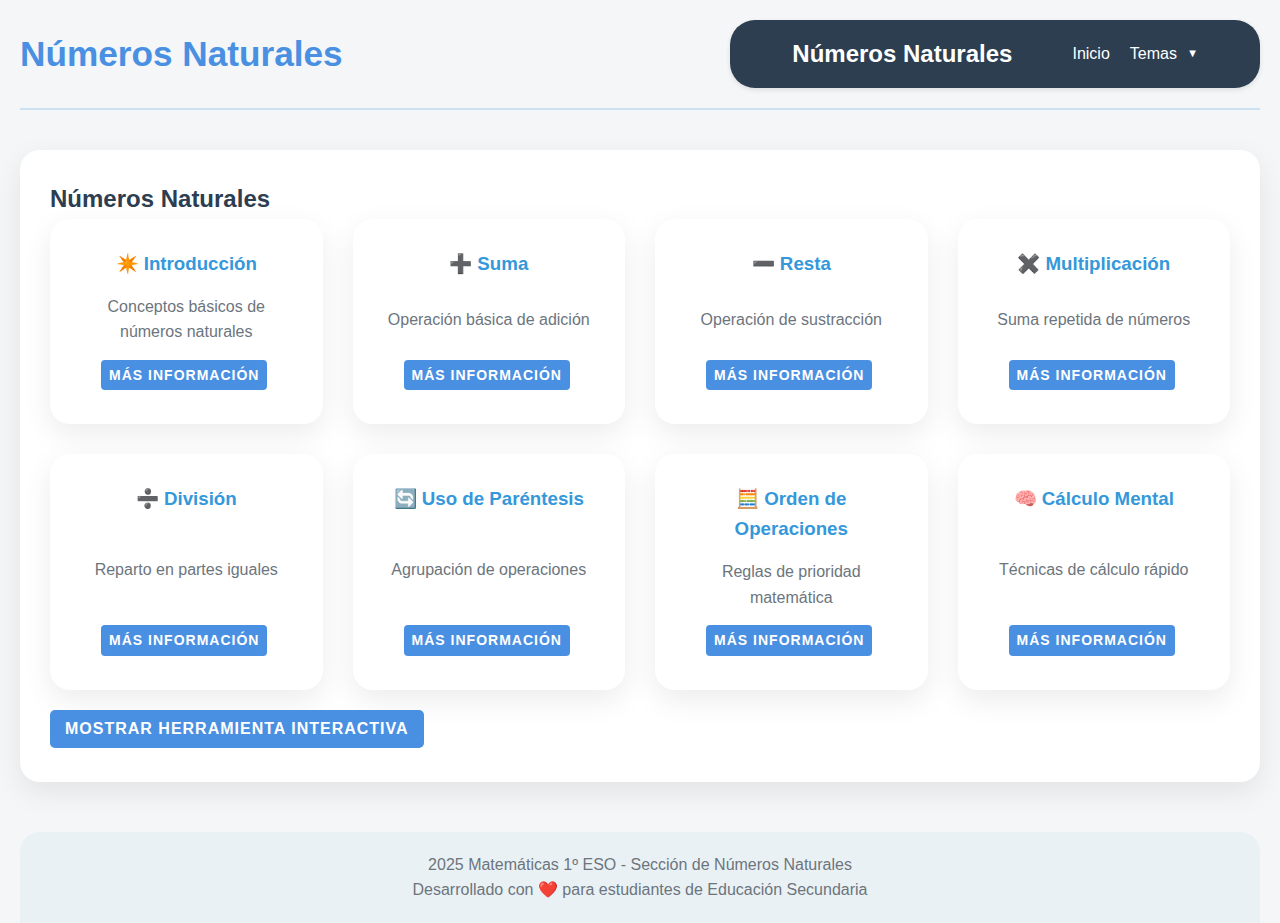
<file: paginas/numeros-naturales.html>
<!DOCTYPE html>
<html lang="es">
<head>
    <meta charset="UTF-8">
    <meta name="viewport" content="width=device-width, initial-scale=1.0">
    <title>Números Naturales - Matemáticas 1º ESO</title>
    <link rel="stylesheet" href="../css/styles.css">
    <script src="../js/main.js" defer></script>
    <meta name="description" content="Teoría y conceptos de números naturales para 1º ESO">
    <meta name="keywords" content="matemáticas, números naturales, operaciones básicas">
    <link rel="icon" href="data:image/svg+xml,<svg xmlns=%22http://www.w3.org/2000/svg%22 viewBox=%220 0 100 100%22><text y=%22.9em%22 font-size=%2290%22>🔢</text></svg>">
</head>
<body>
    <header>
        <div class="logo-titulo">
            <h1>Números Naturales</h1>
        </div>
        <nav class="navbar">
            <a href="../index.html" class="navbar-logo">Números Naturales&nbsp;&nbsp;&nbsp;&nbsp;&nbsp;&nbsp;&nbsp;&nbsp;&nbsp;</a>
            <div class="navbar-menu">
                <a href="../index.html" class="navbar-item">Inicio</a>
                <div class="dropdown">
                    <a href="#" class="navbar-item dropdown-btn">Temas</a>
                    <div class="dropdown-content">
                        <a href="numeros-naturales.html" class="active">Números Naturales</a>
                        <a href="divisibilidad.html">Divisibilidad</a>
                        <a href="numeros-enteros.html">Números Enteros</a>
                        <a href="fracciones.html">Fracciones</a>
                        <a href="algebra.html">Álgebra</a>
                        <a href="geometria.html">Geometría</a>
                        <a href="tablas-graficas.html">Tablas y Gráficas</a>
                        <a href="estadistica.html">Estadística</a>
                    </div>
                </div>
            </div>
        </nav>
    </header>

    <main>
        <section id="teoria-numeros" class="seccion-contenedor">
            <h2>Números Naturales</h2>
            
            <div class="tarjetas-secciones">
                <div class="tarjeta" data-modal="introduccion">
                    <h3>✴️ Introducción</h3>
                    <p>Conceptos básicos de números naturales</p>
                    <a href="#" class="btn btn-mas-informacion abrir-modal">Más Información</a>
                </div>
                <div class="tarjeta" data-modal="suma">
                    <h3>➕ Suma</h3>
                    <p>Operación básica de adición</p>
                    <a href="#" class="btn btn-mas-informacion abrir-modal">Más Información</a>
                </div>
                <div class="tarjeta" data-modal="resta">
                    <h3>➖ Resta</h3>
                    <p>Operación de sustracción</p>
                    <a href="#" class="btn btn-mas-informacion abrir-modal">Más Información</a>
                </div>
                <div class="tarjeta" data-modal="multiplicacion">
                    <h3>✖️ Multiplicación</h3>
                    <p>Suma repetida de números</p>
                    <a href="#" class="btn btn-mas-informacion abrir-modal">Más Información</a>
                </div>
                <div class="tarjeta" data-modal="division">
                    <h3>➗ División</h3>
                    <p>Reparto en partes iguales</p>
                    <a href="#" class="btn btn-mas-informacion abrir-modal">Más Información</a>
                </div>
                <div class="tarjeta" data-modal="parentesis">
                    <h3>🔄 Uso de Paréntesis</h3>
                    <p>Agrupación de operaciones</p>
                    <a href="#" class="btn btn-mas-informacion abrir-modal">Más Información</a>
                </div>
                <div class="tarjeta" data-modal="orden-operaciones">
                    <h3>🧮 Orden de Operaciones</h3>
                    <p>Reglas de prioridad matemática</p>
                    <a href="#" class="btn btn-mas-informacion abrir-modal">Más Información</a>
                </div>
                <div class="tarjeta" data-modal="calculo-mental">
                    <h3>🧠 Cálculo Mental</h3>
                    <p>Técnicas de cálculo rápido</p>
                    <a href="#" class="btn btn-mas-informacion abrir-modal">Más Información</a>
                </div>
            </div>
        </section>

        <section id="herramientas-interactivas" class="seccion-contenedor">
            <h2>Herramientas Interactivas</h2>
            <div class="herramientas">
                <div class="herramienta">
                    <h3>Calculadora de Números Naturales</h3>
                    <div class="calculadora">
                        <input type="number" id="num1" placeholder="Número 1">
                        <select id="operacion">
                            <option value="+">+</option>
                            <option value="-">-</option>
                            <option value="*">×</option>
                            <option value="/">÷</option>
                        </select>
                        <input type="number" id="num2" placeholder="Número 2">
                        <button onclick="calcular()">Calcular</button>
                        <p id="resultado">Resultado: </p>
                    </div>
                </div>
                <div class="herramienta">
                    <h3>Quiz de Números Naturales</h3>
                    <div class="quiz">
                        <p id="pregunta-quiz">¿Cuál es el resultado de 5 × 7?</p>
                        <div class="opciones-quiz">
                            <button onclick="verificarRespuesta(30)">30</button>
                            <button onclick="verificarRespuesta(35)">35</button>
                            <button onclick="verificarRespuesta(25)">25</button>
                            <button onclick="verificarRespuesta(40)">40</button>
                        </div>
                        <p id="resultado-quiz"></p>
                    </div>
                </div>
            </div>
        </section>
    </main>

    <!-- Modales -->
    <div id="modal-introduccion" class="modal-overlay">
        <div class="modal-contenido"></div>
    </div>
    <div id="modal-suma" class="modal-overlay">
        <div class="modal-contenido"></div>
    </div>
    <div id="modal-resta" class="modal-overlay">
        <div class="modal-contenido"></div>
    </div>
    <div id="modal-multiplicacion" class="modal-overlay">
        <div class="modal-contenido"></div>
    </div>
    <div id="modal-division" class="modal-overlay">
        <div class="modal-contenido"></div>
    </div>
    <div id="modal-parentesis" class="modal-overlay">
        <div class="modal-contenido"></div>
    </div>
    <div id="modal-orden-operaciones" class="modal-overlay">
        <div class="modal-contenido"></div>
    </div>
    <div id="modal-calculo-mental" class="modal-overlay">
        <div class="modal-contenido"></div>
    </div>

    <footer>
        <p> 2025 Matemáticas 1º ESO - Sección de Números Naturales</p>
        <p>Desarrollado con ❤️ para estudiantes de Educación Secundaria</p>
    </footer>

    <script src="../js/main.js"></script>
    <script src="../js/modales-numeros.js"></script>
</body>
</html>
</file>
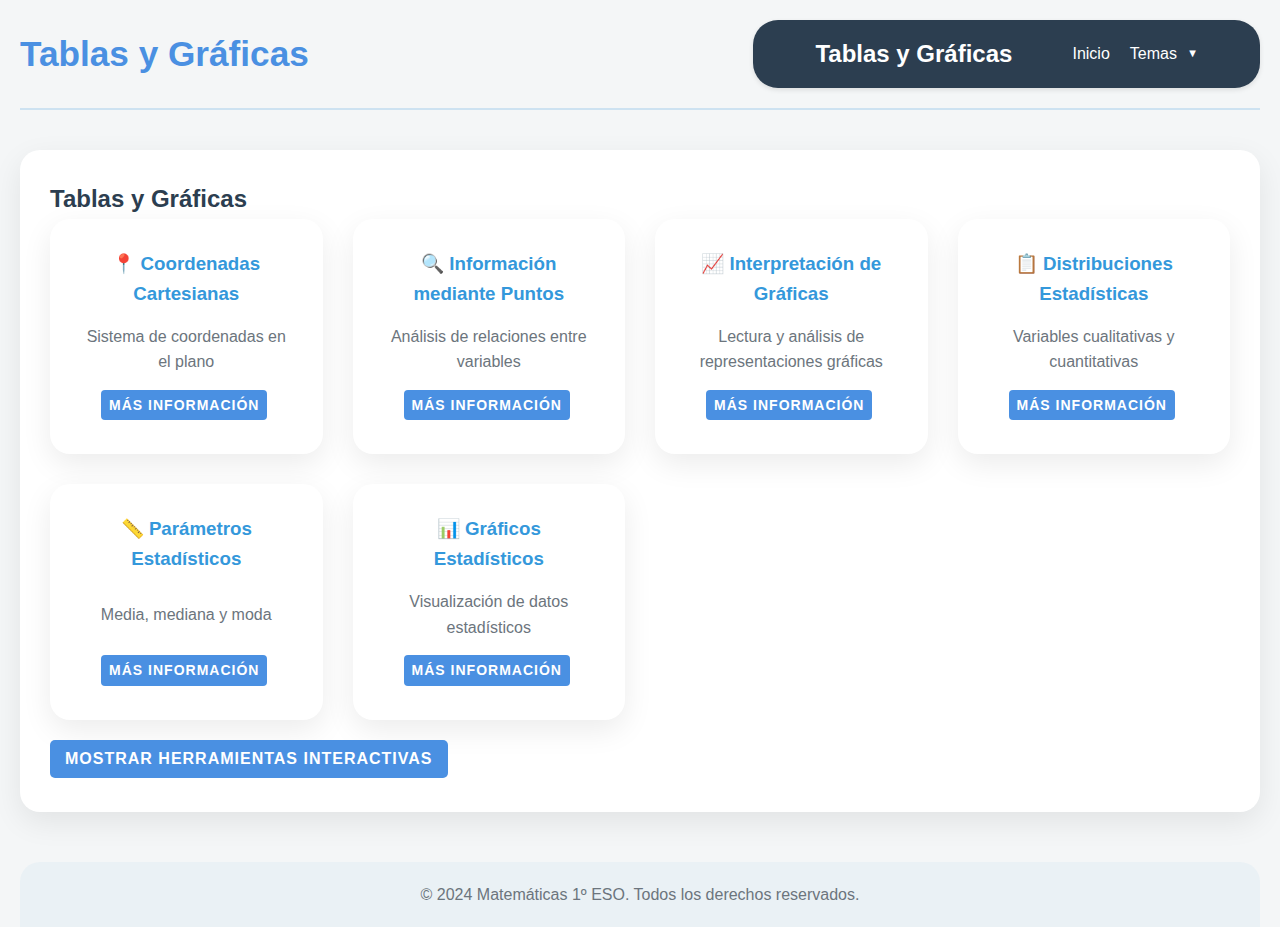
<file: paginas/tablas-graficas.html>
<!DOCTYPE html>
<html lang="es">
<head>
    <meta charset="UTF-8">
    <meta name="viewport" content="width=device-width, initial-scale=1.0">
    <title>Tablas y Gráficas - Matemáticas 1º ESO</title>
    <link rel="stylesheet" href="../css/styles.css">
    <link rel="icon" type="image/svg+xml" href="../img/favicon.svg">
    <link rel="alternate icon" href="../img/favicon.ico">
</head>
<body>
    <header>
        <div class="logo-titulo">
            <h1>Tablas y Gráficas</h1>
        </div>
        <nav class="navbar">
            <a href="../index.html" class="navbar-logo">Tablas y Gráficas&nbsp;&nbsp;&nbsp;&nbsp;&nbsp;&nbsp;&nbsp;&nbsp;&nbsp;</a>
            <div class="navbar-menu">
                <a href="../index.html" class="navbar-item">Inicio</a>
                <div class="dropdown">
                    <a href="#" class="navbar-item dropdown-btn">Temas</a>
                    <div class="dropdown-content">
                        <a href="numeros-naturales.html">Números Naturales</a>
                        <a href="divisibilidad.html">Divisibilidad</a>
                        <a href="numeros-enteros.html">Números Enteros</a>
                        <a href="fracciones.html">Fracciones</a>
                        <a href="algebra.html">Álgebra</a>
                        <a href="geometria.html">Geometría</a>
                        <a href="tablas-graficas.html" class="active">Tablas y Gráficas</a>
                        <a href="estadistica.html">Estadística</a>
                    </div>
                </div>
            </div>
        </nav>
    </header>

    <main>
        <section id="teoria-tablas" class="seccion-contenedor">
            <h2>Tablas y Gráficas</h2>
            
            <div class="tarjetas-secciones">
                <div class="tarjeta" data-modal="coordenadas-cartesianas">
                    <h3>📍 Coordenadas Cartesianas</h3>
                    <p>Sistema de coordenadas en el plano</p>
                    <a href="#" class="btn btn-mas-informacion abrir-modal">Más Información</a>
                </div>
                <div class="tarjeta" data-modal="informacion-puntos">
                    <h3>🔍 Información mediante Puntos</h3>
                    <p>Análisis de relaciones entre variables</p>
                    <a href="#" class="btn btn-mas-informacion abrir-modal">Más Información</a>
                </div>
                <div class="tarjeta" data-modal="interpretacion-graficas">
                    <h3>📈 Interpretación de Gráficas</h3>
                    <p>Lectura y análisis de representaciones gráficas</p>
                    <a href="#" class="btn btn-mas-informacion abrir-modal">Más Información</a>
                </div>
                <div class="tarjeta" data-modal="distribuciones-estadisticas">
                    <h3>📋 Distribuciones Estadísticas</h3>
                    <p>Variables cualitativas y cuantitativas</p>
                    <a href="#" class="btn btn-mas-informacion abrir-modal">Más Información</a>
                </div>
                <div class="tarjeta" data-modal="parametros-estadisticos">
                    <h3>📏 Parámetros Estadísticos</h3>
                    <p>Media, mediana y moda</p>
                    <a href="#" class="btn btn-mas-informacion abrir-modal">Más Información</a>
                </div>
                <div class="tarjeta" data-modal="graficos-estadisticos">
                    <h3>📊 Gráficos Estadísticos</h3>
                    <p>Visualización de datos estadísticos</p>
                    <a href="#" class="btn btn-mas-informacion abrir-modal">Más Información</a>
                </div>
            </div>
        </section>

        <section id="herramientas-interactivas" class="seccion-contenedor">
            <h2>Herramientas Interactivas</h2>
            <div class="herramientas">
                <div class="herramienta">
                    <h3>Plano Cartesiano Interactivo</h3>
                    <div class="herramienta-contenedor">
                        <div class="configuracion-ejercicio">
                            <h4>Configurar Ejercicio</h4>
                            <div class="opciones-ejercicio">
                                <div class="selector-tipo-ejercicio">
                                    <label for="tipo-ejercicio">Tipo de Ejercicio:</label>
                                    <select id="tipo-ejercicio">
                                        <option value="ubicar-puntos">Ubicar Puntos</option>
                                        <option value="dar-coordenadas">Dar Coordenadas</option>
                                        <option value="interpretar-grafica">Interpretar Gráfica</option>
                                    </select>
                                </div>
                                <div class="selector-dificultad">
                                    <label for="dificultad">Dificultad:</label>
                                    <select id="dificultad">
                                        <option value="facil">Fácil</option>
                                        <option value="medio">Medio</option>
                                        <option value="dificil">Difícil</option>
                                    </select>
                                </div>
                                <button id="generar-ejercicio" class="btn">Generar Ejercicio</button>
                            </div>
                        </div>

                        <div class="ejercicio-actual">
                            <h4>Ejercicio</h4>
                            <div id="descripcion-ejercicio" class="descripcion-ejercicio">
                                Haz clic en "Generar Ejercicio" para comenzar.
                            </div>
                            <div id="plano-cartesiano" class="plano-cartesiano">
                                <!-- El plano cartesiano se dibujará aquí -->
                            </div>
                            <div id="respuesta-contenedor" class="respuesta-contenedor">
                                <input type="text" id="respuesta-usuario" placeholder="Tu respuesta">
                            </div>
                            <div class="controles-ejercicio">
                                <button id="comprobar-respuesta" class="btn btn-primario">Comprobar</button>
                                <button id="mostrar-solucion" class="btn btn-secundario">Mostrar Solución</button>
                            </div>
                        </div>

                        <div class="resultado-ejercicio">
                            <h4>Resultado</h4>
                            <p id="mensaje-resultado"></p>
                            <div id="explicacion-solucion" class="explicacion-solucion"></div>
                        </div>
                    </div>
                </div>
                
                <div class="herramienta">
                    <h3>Creador de Gráficos Estadísticos</h3>
                    <div class="herramienta-contenedor">
                        <div class="configuracion-grafico">
                            <h4>Configurar Gráfico</h4>
                            <div class="opciones-grafico">
                                <div class="selector-tipo-grafico">
                                    <label for="tipo-grafico">Tipo de Gráfico:</label>
                                    <select id="tipo-grafico">
                                        <option value="barras">Diagrama de Barras</option>
                                        <option value="sectores">Diagrama de Sectores</option>
                                        <option value="poligono">Polígono de Frecuencias</option>
                                    </select>
                                </div>
                                <div class="entrada-datos">
                                    <button id="añadir-dato" class="btn">Añadir Dato</button>
                                    <button id="borrar-datos" class="btn btn-secundario">Borrar Datos</button>
                                </div>
                            </div>
                            <div id="tabla-datos" class="tabla-datos">
                                <table>
                                    <thead>
                                        <tr>
                                            <th>Categoría</th>
                                            <th>Valor</th>
                                            <th>Acción</th>
                                        </tr>
                                    </thead>
                                    <tbody id="cuerpo-tabla-datos">
                                        <!-- Aquí se añadirán las filas de datos -->
                                    </tbody>
                                </table>
                            </div>
                            <button id="generar-grafico" class="btn btn-primario">Generar Gráfico</button>
                        </div>

                        <div class="visualizacion-grafico">
                            <h4>Visualización</h4>
                            <div id="contenedor-grafico" class="contenedor-grafico">
                                <!-- Aquí se dibujará el gráfico -->
                            </div>
                        </div>

                        <div class="analisis-grafico">
                            <h4>Análisis</h4>
                            <div id="estadisticas" class="estadisticas">
                                <!-- Aquí se mostrarán las estadísticas calculadas -->
                            </div>
                        </div>
                    </div>
                </div>
            </div>
        </section>
    </main>

    <footer>
        <p>&copy; 2024 Matemáticas 1º ESO. Todos los derechos reservados.</p>
    </footer>

    <!-- Modales -->
    <div id="modal-coordenadas-cartesianas" class="modal-overlay">
        <div class="modal-contenido"></div>
    </div>
    <div id="modal-informacion-puntos" class="modal-overlay">
        <div class="modal-contenido"></div>
    </div>
    <div id="modal-interpretacion-graficas" class="modal-overlay">
        <div class="modal-contenido"></div>
    </div>
    <div id="modal-distribuciones-estadisticas" class="modal-overlay">
        <div class="modal-contenido"></div>
    </div>
    <div id="modal-parametros-estadisticos" class="modal-overlay">
        <div class="modal-contenido"></div>
    </div>
    <div id="modal-graficos-estadisticos" class="modal-overlay">
        <div class="modal-contenido"></div>
    </div>

    <script src="../js/modales-tablas-graficas.js"></script>
    <script src="../js/herramienta-tablas-graficas.js"></script>
</body>
</html>
</file>
<file: css/styles.css>
/* Estilos generales */
:root {
    /* Paleta de colores actualizada */
    --color-primario: #4A90E2;
    --color-secundario: #3498db;
    --color-terciario: #2ecc71;
    --color-hover: #4ec815;
    
    /* Colores de fondo */
    --color-fondo-claro: #f4f6f7;
    --color-fondo-oscuro: #1a2633;
    --color-fondo-tarjeta-claro: #ffffff;
    --color-fondo-tarjeta-oscuro: #233240;
    
    /* Colores de texto */
    --texto-claro: #2c3e50;
    --texto-oscuro: #e6e6e6;
    --texto-secundario-claro: #6c757d;
    --texto-secundario-oscuro: #a0a0a0;
    
    /* Transiciones y sombras */
    --transicion-rapida: 0.3s ease;
    --sombra-suave: 0 10px 30px rgba(0, 0, 0, 0.08);
    --sombra-hover: 0 15px 40px rgba(0, 0, 0, 0.12);
}

* {
    margin: 0;
    padding: 0;
    box-sizing: border-box;
    transition: all var(--transicion-rapida);
}

body {
    font-family: 'Inter', 'Segoe UI', Roboto, Oxygen, Ubuntu, Cantarell, 'Open Sans', 'Helvetica Neue', sans-serif;
    line-height: 1.6;
    background-color: var(--color-fondo-claro);
    color: var(--texto-claro);
    max-width: 1300px;
    margin: 0 auto;
    padding: 0 20px;
}

/* Contenedor global para secciones */
.seccion-contenedor {
    background-color: var(--color-fondo-tarjeta-claro);
    border-radius: 20px;
    padding: 30px;
    margin-bottom: 30px;
    box-shadow: var(--sombra-suave);
    transition: 
        transform var(--transicion-rapida), 
        box-shadow var(--transicion-rapida);
}

.seccion-contenedor:hover {
    transform: translateY(-5px);
    box-shadow: var(--sombra-hover);
}

/* Encabezado */
header {
    display: flex;
    justify-content: space-between;
    align-items: center;
    padding: 20px 0;
    margin-bottom: 20px;
    border-bottom: 2px solid rgba(52, 152, 219, 0.2);
}

.logo-titulo h1 {
    font-size: 2.2rem;
    color: var(--color-primario);
    font-weight: 700;
}

/* Navegación */
.navbar {
    background-color: var(--color-primario);
    padding: 15px 0;
    border-radius: 25px 25px 25px 25px;
    box-shadow: 0 4px 6px rgba(0, 0, 0, 0.1);
}

.navbar-container {
    display: flex;
    justify-content: space-between;
    align-items: center;
    max-width: 1200px;
    margin: 0 auto;
    padding: 0 20px;
}

.logo {
    display: flex;
    align-items: center;
}

.logo img {
    height: 50px;
    margin-right: 15px;
    border-radius: 10px;
}

.logo h1 {
    color: white;
    font-size: 1.5rem;
    margin: 0;
}

.menu {
    display: flex;
    align-items: center;
}

.menu-temas {
    position: relative;
    margin-left: 20px;
}

.menu-temas > a {
    color: white;
    text-decoration: none;
    display: flex;
    align-items: center;
    padding: 10px 15px;
    border-radius: 20px;
    transition: background-color var(--transicion-rapida);
}

.menu-temas > a:hover {
    background-color: rgba(255, 255, 255, 0.2);
}

.dropdown-content {
    display: none;
    position: absolute;
    background-color: white;
    min-width: 200px;
    box-shadow: 0 8px 16px rgba(0, 0, 0, 0.2);
    z-index: 1;
    top: 100%;
    left: 0;
    border-radius: 15px;
    overflow: hidden;
    padding: 10px 0;
}

.menu-temas:hover .dropdown-content {
    display: block;
}

.dropdown-content a {
    color: var(--texto-principal-oscuro);
    padding: 12px 16px;
    text-decoration: none;
    display: block;
    transition: background-color var(--transicion-rapida);
}

.dropdown-content a:hover {
    background-color: var(--color-fondo-tarjeta-claro);
}

/* Secciones principales */
main {
    padding: 20px 0;
}

#presentacion {
    text-align: center;
}

#presentacion h2 {
    color: var(--color-secundario);
    margin-bottom: 20px;
}

.teoria {
    display: flex;
    flex-direction: column;
    align-items: center;
}

.teoria ul {
    list-style-type: none;
    display: flex;
    justify-content: center;
    gap: 25px;
    margin-top: 15px;
}

.teoria ul li {
    position: relative;
    padding-left: 30px;
    color: var(--texto-secundario-claro);
}

.teoria ul li::before {
    content: '✓';
    position: absolute;
    left: 0;
    color: var(--color-terciario);
    font-weight: bold;
}

.tarjetas-teoria {
    display: grid;
    grid-template-columns: repeat(3, 1fr);
    gap: 30px;
    justify-content: center;
    align-items: stretch;
}

.tarjetas-teoria .tarjeta,
.tarjetas-secciones .tarjeta {
    display: flex;
    flex-direction: column;
    justify-content: space-between;
    background-color: var(--color-fondo-tarjeta-claro);
    border-radius: 20px;
    padding: 30px;
    text-align: center;
    box-shadow: var(--sombra-suave);
    transition: 
        transform var(--transicion-rapida), 
        box-shadow var(--transicion-rapida);
    height: 100%;
}

.tarjetas-teoria .tarjeta h3,
.tarjetas-secciones .tarjeta h3 {
    color: var(--color-secundario);
    margin-bottom: 15px;
}

.tarjetas-teoria .tarjeta p,
.tarjetas-secciones .tarjeta p {
    flex-grow: 1;
    display: flex;
    align-items: center;
    justify-content: center;
    margin-bottom: 15px;
}

.tarjetas-teoria .tarjeta .btn-mas-informacion,
.tarjetas-secciones .tarjeta .btn {
    align-self: center;
    margin-top: auto;
}

.tarjetas-teoria .tarjeta:hover,
.tarjetas-secciones .tarjeta:hover {
    transform: translateY(-10px);
    box-shadow: var(--sombra-hover);
}

.tarjetas-secciones {
    display: grid;
    grid-template-columns: repeat(auto-fit, minmax(250px, 1fr));
    gap: 30px;
}

.tarjeta {
    background-color: var(--color-fondo-tarjeta-claro);
    border-radius: 20px;
    padding: 30px;
    text-align: center;
    box-shadow: var(--sombra-suave);
    transition: 
        transform var(--transicion-rapida), 
        box-shadow var(--transicion-rapida);
}

.tarjeta:hover {
    transform: translateY(-10px);
    box-shadow: var(--sombra-hover);
}

.tarjeta h3 {
    color: var(--color-secundario);
    margin-bottom: 15px;
}

.tarjeta p {
    color: var(--texto-secundario-claro);
    margin-bottom: 20px;
}

.btn {
    display: inline-block;
    background-color: var(--color-primario) !important;
    color: white !important;
    text-decoration: none;
    padding: 12px 25px;
    border-radius: 30px;
    font-weight: 600;
    text-transform: uppercase;
    letter-spacing: 1px;
    transition: 
        background-color var(--transicion-rapida),
        transform var(--transicion-rapida);
}

.btn:hover {
    background-color: var(--color-hover) !important;
    transform: scale(1.05) !important;
}

.btn-mas-informacion {
    background-color: #4A90E2 !important; /* Slightly darker sky blue */
    color: white !important;
    border: none !important;
    transition: background-color var(--transicion-rapida), transform var(--transicion-rapida) !important;
}

.btn-mas-informacion:hover {
    background-color: var(--color-terciario) !important;
    transform: scale(1.05) !important;
}

.btn.btn-verde {
    background-color: var(--color-primario) !important;
    color: white !important;
    border: none !important;
    border-radius: 5px !important;
    cursor: pointer !important;
    transition: all 0.3s ease !important;
}

.btn.btn-verde:hover {
    background-color: var(--color-hover) !important;
    transform: scale(1.05) !important;
}

/* Footer */
footer {
    text-align: center;
    padding: 20px 0;
    background-color: rgba(52, 152, 219, 0.05);
    color: var(--texto-secundario-claro);
    border-radius: 20px 20px 0 0;
}

/* Modo oscuro */
body.modo-oscuro {
    background-color: var(--color-fondo-oscuro);
    color: var(--texto-oscuro);
}

body.modo-oscuro .seccion-contenedor,
body.modo-oscuro .tarjeta {
    background-color: var(--color-fondo-tarjeta-oscuro);
    color: var(--texto-oscuro);
}

body.modo-oscuro .tarjeta h3 {
    color: var(--color-terciario);
}

body.modo-oscuro .tarjeta p {
    color: var(--texto-secundario-oscuro);
}

body.modo-oscuro .btn {
    background-color: var(--color-terciario);
}

body.modo-oscuro .btn:hover {
    background-color: var(--color-secundario);
}

body.modo-oscuro nav ul li a {
    color: var(--texto-oscuro);
}

body.modo-oscuro nav ul li a.active {
    color: var(--color-terciario);
}

body.modo-oscuro header {
    border-bottom-color: rgba(46, 204, 113, 0.2);
}

/* Estilos para ventanas modales */
.modal-overlay {
    display: none;
    position: fixed;
    z-index: 1000;
    left: 0;
    top: 0;
    width: 100%;
    height: 100%;
    overflow: auto;
    background-color: rgba(0,0,0,0.5);
    justify-content: center;
    align-items: center;
}

.modal-overlay.mostrar {
    display: flex;
    opacity: 1;
}

.modal-contenido {
    background-color: white;
    padding: 30px;
    border-radius: 10px;
    max-width: 80%;
    max-height: 80%;
    overflow-y: auto;
    box-shadow: 0 4px 6px rgba(0,0,0,0.1);
    position: relative;
}

.modal-contenido h2 {
    margin-bottom: 20px;
    color: var(--color-secundario);
    border-bottom: 2px solid var(--color-terciario);
    padding-bottom: 10px;
}

.modal-contenido h3 {
    margin-top: 15px;
    color: var(--color-primario);
}

.modal-contenido ul, 
.modal-contenido ol {
    margin-left: 30px;
    margin-bottom: 15px;
}

.modal-header {
    display: flex;
    justify-content: space-between;
    align-items: center;
    margin-bottom: 20px;
    border-bottom: 2px solid rgba(52, 152, 219, 0.2);
    padding-bottom: 15px;
}

.modal-header h2 {
    margin: 0;
    color: var(--color-secundario);
}

.btn-cerrar-modal {
    position: absolute;
    top: 15px;
    right: 15px;
    background: none;
    border: none;
    font-size: 30px;
    color: var(--color-secundario);
    cursor: pointer;
    transition: color var(--transicion-rapida);
    padding: 0;
    line-height: 1;
    z-index: 10;
}

.btn-cerrar-modal:hover {
    color: var(--color-primario);
}

body.modo-oscuro .btn-cerrar-modal {
    color: var(--texto-claro);
}

body.modo-oscuro .btn-cerrar-modal:hover {
    color: var(--color-secundario);
}

/* Estilos para modal content */
.modal-content {
    max-width: 600px;
    margin: 0 auto;
    padding: 20px;
    background-color: #ffffff;
    border-radius: 12px;
    box-shadow: 0 6px 12px rgba(0, 0, 0, 0.1);
}

.modal-title {
    color: #2c3e50;
    text-align: center;
    margin-bottom: 20px;
    font-size: 1.5em;
    border-bottom: 3px solid #3498db;
    padding-bottom: 10px;
}

.modal-section {
    margin-bottom: 20px;
}

.modal-section h4 {
    color: #2980b9;
    border-bottom: 2px solid #ecf0f1;
    padding-bottom: 8px;
    margin-bottom: 15px;
    font-weight: 600;
}

.modal-table-container {
    border: 1px solid #e0e0e0;
    border-radius: 8px;
    overflow: hidden;
    margin-bottom: 20px;
    box-shadow: 0 2px 4px rgba(0, 0, 0, 0.05);
}

.modal-table {
    width: 100%;
    border-collapse: separate;
    border-spacing: 0;
    background-color: #ffffff;
}

.modal-table thead {
    background-color: #3498db;
    color: white;
}

.modal-table th, 
.modal-table td {
    border: 1px solid #e0e0e0;
    padding: 12px;
    text-align: left;
    transition: background-color 0.3s ease;
}

.modal-table th {
    font-weight: 600;
    text-transform: uppercase;
    font-size: 0.9em;
    background-color: #3498db;
    color: white;
    border-color: #2980b9;
}

.modal-table tbody tr {
    background-color: #f9f9f9;
}

.modal-table tbody tr:nth-child(even) {
    background-color: #f1f4f7;
}

.modal-table tbody tr:hover {
    background-color: #e8f4f8;
}

.modal-table td {
    color: #2c3e50;
    border-right: 1px solid #e0e0e0;
    border-bottom: 1px solid #e0e0e0;
}

.modal-table tr:last-child td {
    border-bottom: none;
}

.modal-table tr td:last-child {
    border-right: none;
}

.modal-list {
    list-style-type: none;
    padding-left: 0;
}

.modal-list li {
    padding: 8px 0;
    position: relative;
    padding-left: 25px;
    color: #2c3e50;
}

.modal-list li::before {
    content: '•';
    color: #3498db;
    font-weight: bold;
    font-size: 1.2em;
    position: absolute;
    left: 0;
    top: 6px;
}

/* Estilos para timeline de números */
.timeline-numeros {
    display: flex;
    justify-content: space-between;
    align-items: center;
    margin: 30px 0;
    padding: 20px;
    background-color: rgba(52, 152, 219, 0.05);
    border-radius: 15px;
}

.timeline-item {
    text-align: center;
    flex: 1;
    padding: 15px;
    transition: transform var(--transicion-rapida);
}

.timeline-item:hover {
    transform: scale(1.05);
}

.timeline-marker {
    display: block;
    font-size: 3rem;
    margin-bottom: 10px;
    opacity: 0.8;
}

.timeline-item h3 {
    margin: 10px 0;
    color: var(--color-secundario);
    font-size: 1.1rem;
}

.timeline-item p {
    color: var(--texto-secundario-claro);
    font-size: 0.9rem;
}

/* Estilos para herramientas interactivas */
.herramientas {
    display: flex;
    justify-content: center;
    gap: 20px;
    margin-top: 30px;
}

.herramienta {
    background-color: var(--color-fondo-tarjeta-claro);
    border-radius: 15px;
    padding: 25px;
    box-shadow: var(--sombra-hover);
    max-width: 800px;
    width: 100%;
}

.herramienta h3, 
.herramienta h4 {
    color: var(--color-secundario);
    margin-bottom: 20px;
    text-align: center;
}

.herramienta-contenedor {
    display: flex;
    flex-direction: column;
    gap: 20px;
}

.configuracion-ejercicio,
.ejercicio-actual,
.resultado-ejercicio {
    background-color: white;
    border-radius: 10px;
    padding: 20px;
    box-shadow: 0 4px 6px rgba(0,0,0,0.1);
}

.opciones-ejercicio {
    display: flex;
    justify-content: space-between;
    align-items: center;
    gap: 15px;
}

.selector-operacion,
.selector-dificultad {
    display: flex;
    flex-direction: column;
    gap: 5px;
}

.problema-matematico {
    display: flex;
    justify-content: center;
    align-items: center;
    gap: 15px;
    font-size: 1.5em;
    margin: 20px 0;
}

.problema-matematico input {
    width: 100px;
    text-align: center;
    padding: 5px;
    border: 1px solid var(--color-terciario);
    border-radius: 5px;
}

.controles-ejercicio {
    display: flex;
    justify-content: center;
    gap: 15px;
}

.resultado-ejercicio {
    text-align: center;
}

#mensaje-resultado {
    font-weight: bold;
    margin-bottom: 10px;
}

#explicacion-solucion {
    color: var(--color-primario);
}

/* Estilos para expresiones matemáticas en modales */
.math-examples {
    display: flex;
    flex-direction: column;
    align-items: center;
    margin: 15px 0;
    background-color: var(--color-fondo-claro);
    border-radius: 10px;
    padding: 15px;
    box-shadow: var(--sombra-suave);
}

.math-row {
    margin: 10px 0;
    display: flex;
    justify-content: center;
    align-items: center;
}

.math-expression {
    display: flex;
    align-items: center;
    font-size: 1.2em;
    color: var(--texto-claro);
}

.fraction {
    display: inline-flex;
    flex-direction: column;
    text-align: center;
    line-height: 1.2;
    border: 1px solid var(--texto-claro);
    border-radius: 5px;
    overflow: hidden;
}

.numerator, .denominator {
    display: block;
    padding: 5px 10px;
    text-align: center;
}

.denominator {
    border-top: 1px solid var(--texto-claro);
    background-color: rgba(0,0,0,0.05);
}

.math-equals {
    margin: 0 10px;
    font-weight: bold;
}

.result {
    font-weight: bold;
    color: var(--color-primario);
}

/* Modo oscuro para expresiones matemáticas */
body.modo-oscuro .math-examples {
    background-color: var(--color-fondo-tarjeta-oscuro);
    color: var(--texto-oscuro);
}

body.modo-oscuro .math-expression {
    color: var(--texto-oscuro);
}

body.modo-oscuro .fraction {
    border-color: var(--texto-oscuro);
}

body.modo-oscuro .denominator {
    border-top-color: var(--texto-oscuro);
    background-color: rgba(255,255,255,0.1);
}

body.modo-oscuro .result {
    color: var(--color-terciario);
}

body.modo-oscuro .resultado-ejercicio {
    background-color: var(--color-fondo-tarjeta-oscuro);
    color: var(--texto-oscuro);
    box-shadow: 0 4px 6px rgba(0,0,0,0.1);
}

/* Modo oscuro para herramientas */
body.modo-oscuro .herramienta {
    background-color: var(--color-fondo-tarjeta-oscuro);
    color: var(--texto-oscuro);
}

body.modo-oscuro .herramienta-contenedor {
    color: var(--texto-oscuro);
}

body.modo-oscuro .configuracion-ejercicio,
body.modo-oscuro .ejercicio-actual,
body.modo-oscuro .resultado-ejercicio {
    background-color: var(--color-fondo-tarjeta-oscuro);
    color: var(--texto-oscuro);
    box-shadow: 0 4px 6px rgba(0,0,0,0.1);
}

body.modo-oscuro .problema-matematico input {
    background-color: var(--color-fondo-tarjeta-oscuro);
    color: var(--texto-oscuro);
    border-color: var(--color-terciario);
}

body.modo-oscuro .resultado-ejercicio {
    color: var(--texto-oscuro);
}

body.modo-oscuro #mensaje-resultado {
    color: var(--texto-oscuro);
}

body.modo-oscuro #explicacion-solucion {
    color: var(--color-primario);
}

/* Responsive Design */
@media (max-width: 768px) {
    nav ul {
        flex-direction: column;
        align-items: center;
    }

    nav a {
        margin: 5px 0;
    }
}

@media (max-width: 768px) {
    .herramientas {
        flex-direction: column;
    }

    .timeline-numeros {
        flex-direction: column;
    }

    .timeline-item {
        margin-bottom: 15px;
    }
}

/* Estilos para menú de navegación */
.navbar {
    display: flex;
    justify-content: space-between;
    align-items: center;
    background-color: #2c3e50;
    padding: 15px 5%;
    color: white;
    box-shadow: 0 2px 5px rgba(0,0,0,0.1);
}

.navbar-logo {
    font-size: 1.5em;
    font-weight: bold;
    color: white;
    text-decoration: none;
}

.navbar-menu {
    display: flex;
    align-items: center;
    gap: 20px;
}

.navbar-item {
    color: white;
    text-decoration: none;
    position: relative;
    transition: color 0.3s ease;
}

.navbar-item:hover {
    color: #3498db;
}

.dropdown {
    position: relative;
    display: inline-block;
}

.dropdown-content {
    display: none;
    position: absolute;
    background-color: #f9f9f9;
    min-width: 200px;
    box-shadow: 0 8px 16px rgba(0,0,0,0.2);
    z-index: 1;
    top: 100%;
    left: 0;
    border-radius: 5px;
    overflow: hidden;
}

.dropdown:hover .dropdown-content {
    display: block;
}

.dropdown-content a {
    color: #2c3e50;
    padding: 12px 16px;
    text-decoration: none;
    display: block;
    transition: background-color 0.3s ease;
}

.dropdown-content a:hover {
    background-color: #e8f4f8;
}

.dropdown-btn {
    display: flex;
    align-items: center;
    gap: 5px;
}

.dropdown-btn::after {
    content: '▼';
    font-size: 0.7em;
    margin-left: 5px;
}

/* Estilos para Constructor de Formas Geométricas */
.container {
    max-width: 1200px;
    margin: 0 auto;
}

.title {
    font-size: 1.5rem;
    font-weight: bold;
    text-align: center;
    margin-bottom: 0.5rem;
}

.subtitle {
    font-size: 1.25rem;
    font-weight: 600;
    margin-bottom: 0.5rem;
}

.btn {
    padding: 0.25rem 0.5rem;
    border-radius: 0.25rem;
    font-size: 0.875rem;
    cursor: pointer;
    border: none;
    background-color: #5e86d0;
    margin-right: 0.25rem;
    margin-bottom: 0.25rem;
}

.btn-mode {
    background-color: #d1d5db;
}

.btn-selected {
    color: white;
}

.btn-mode.btn-selected {
    background-color: #2563eb;
}

.btn-shape.btn-selected {
    background-color: #3b82f6;
}

.mode-selector, .shape-selector {
    display: flex;
    flex-wrap: wrap;
    justify-content: center;
    margin-bottom: 0.75rem;
}

.main-content {
    display: flex;
    flex-direction: column;
    gap: 0.5rem;
}

@media (min-width: 768px) {
    .main-content {
        flex-direction: row;
    }
    
    .panel-main {
        flex: 1;
    }
    
    .panel-info {
        width: 25%;
    }
}

.panel {
    background-color: white;
    padding: 0.75rem;
    border-radius: 0.25rem;
    box-shadow: 0 1px 3px 0 rgba(0, 0, 0, 0.1);
}

.panel-row {
    display: flex;
    flex-direction: column;
    gap: 0.75rem;
}

@media (min-width: 768px) {
    .panel-row {
        flex-direction: row;
    }
    
    .panel-col {
        width: 50%;
    }
}

.visualization-container {
    display: flex;
    justify-content: center;
    margin-bottom: 0.5rem;
}

.properties-container, .classification-container {
    padding: 0.5rem;
    background-color: #f3f4f6;
    border-radius: 0.25rem;
    font-size: 0.75rem;
    margin-top: 0.5rem;
}

.controls-container {
    margin-bottom: 0.5rem;
}

.svg-canvas {
    border: 1px solid #d1d5db;
    background-color: rgb(255, 255, 255);
}
</file>
